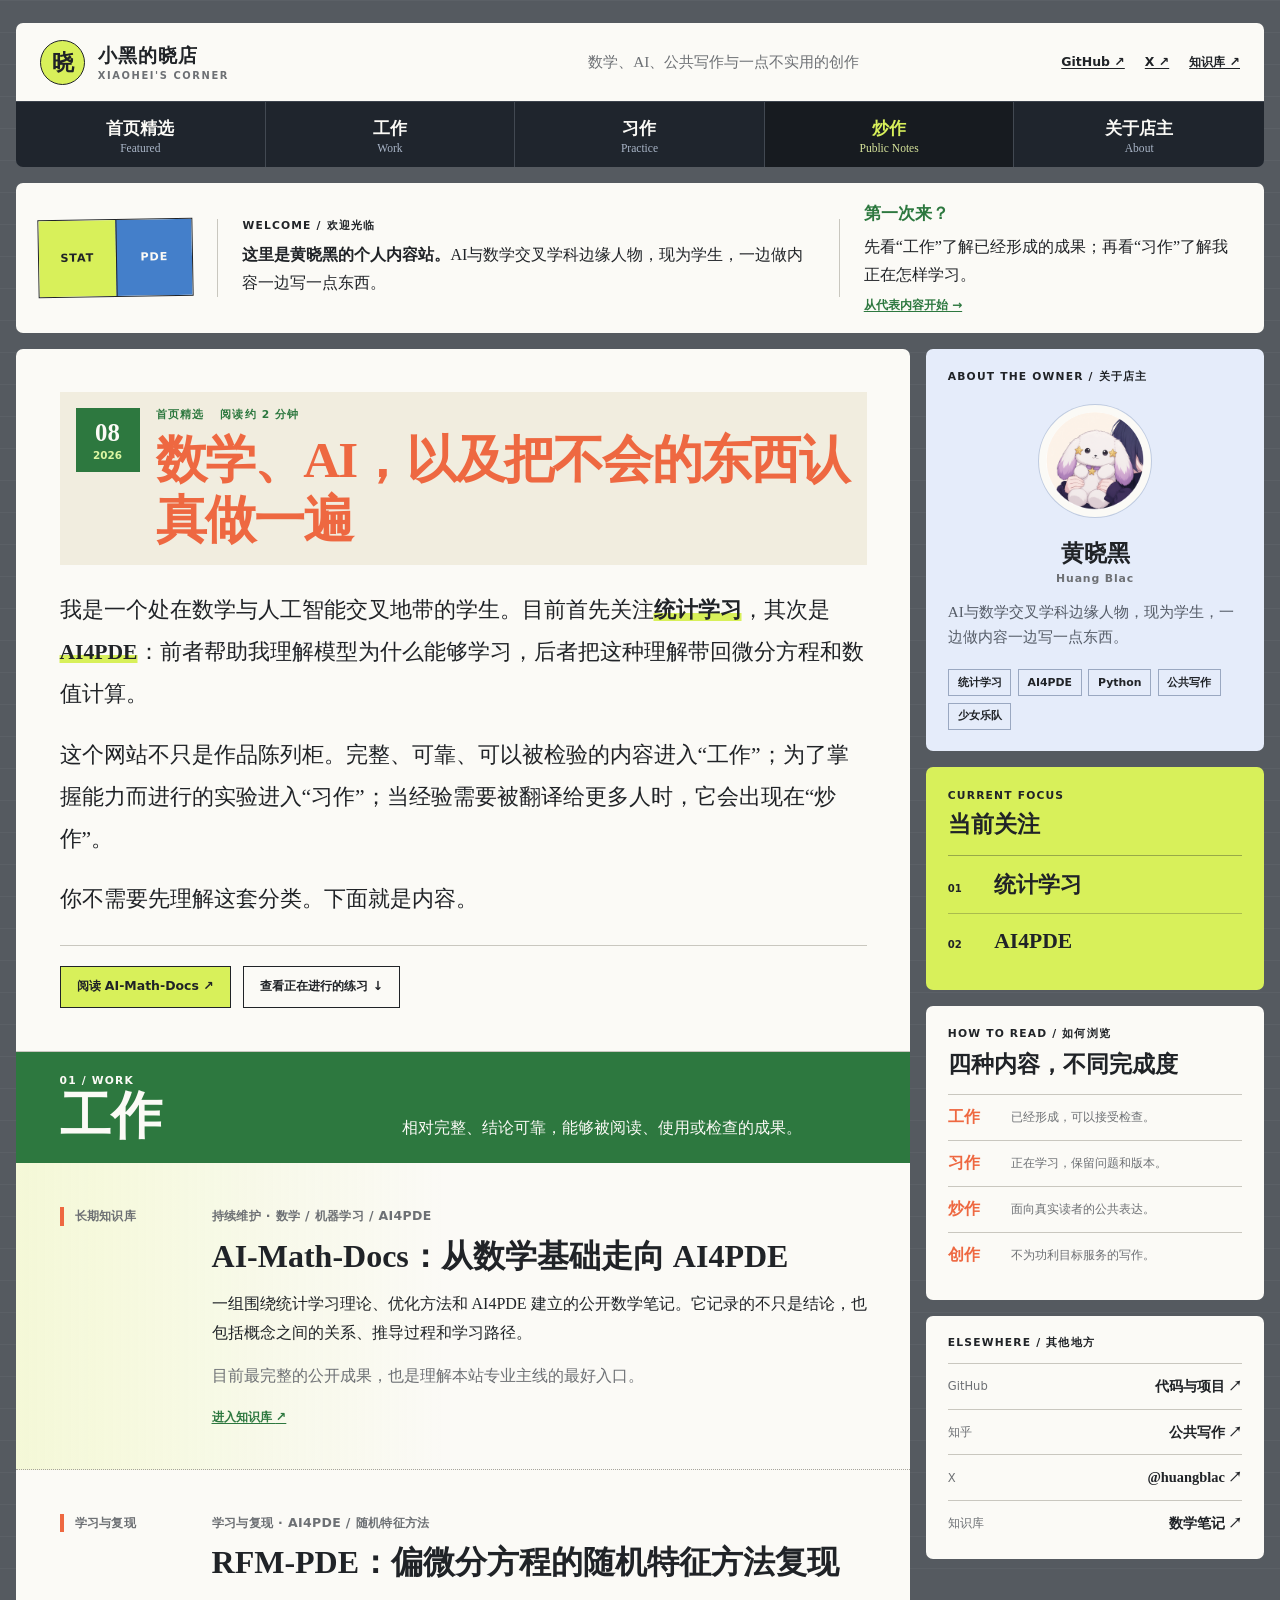
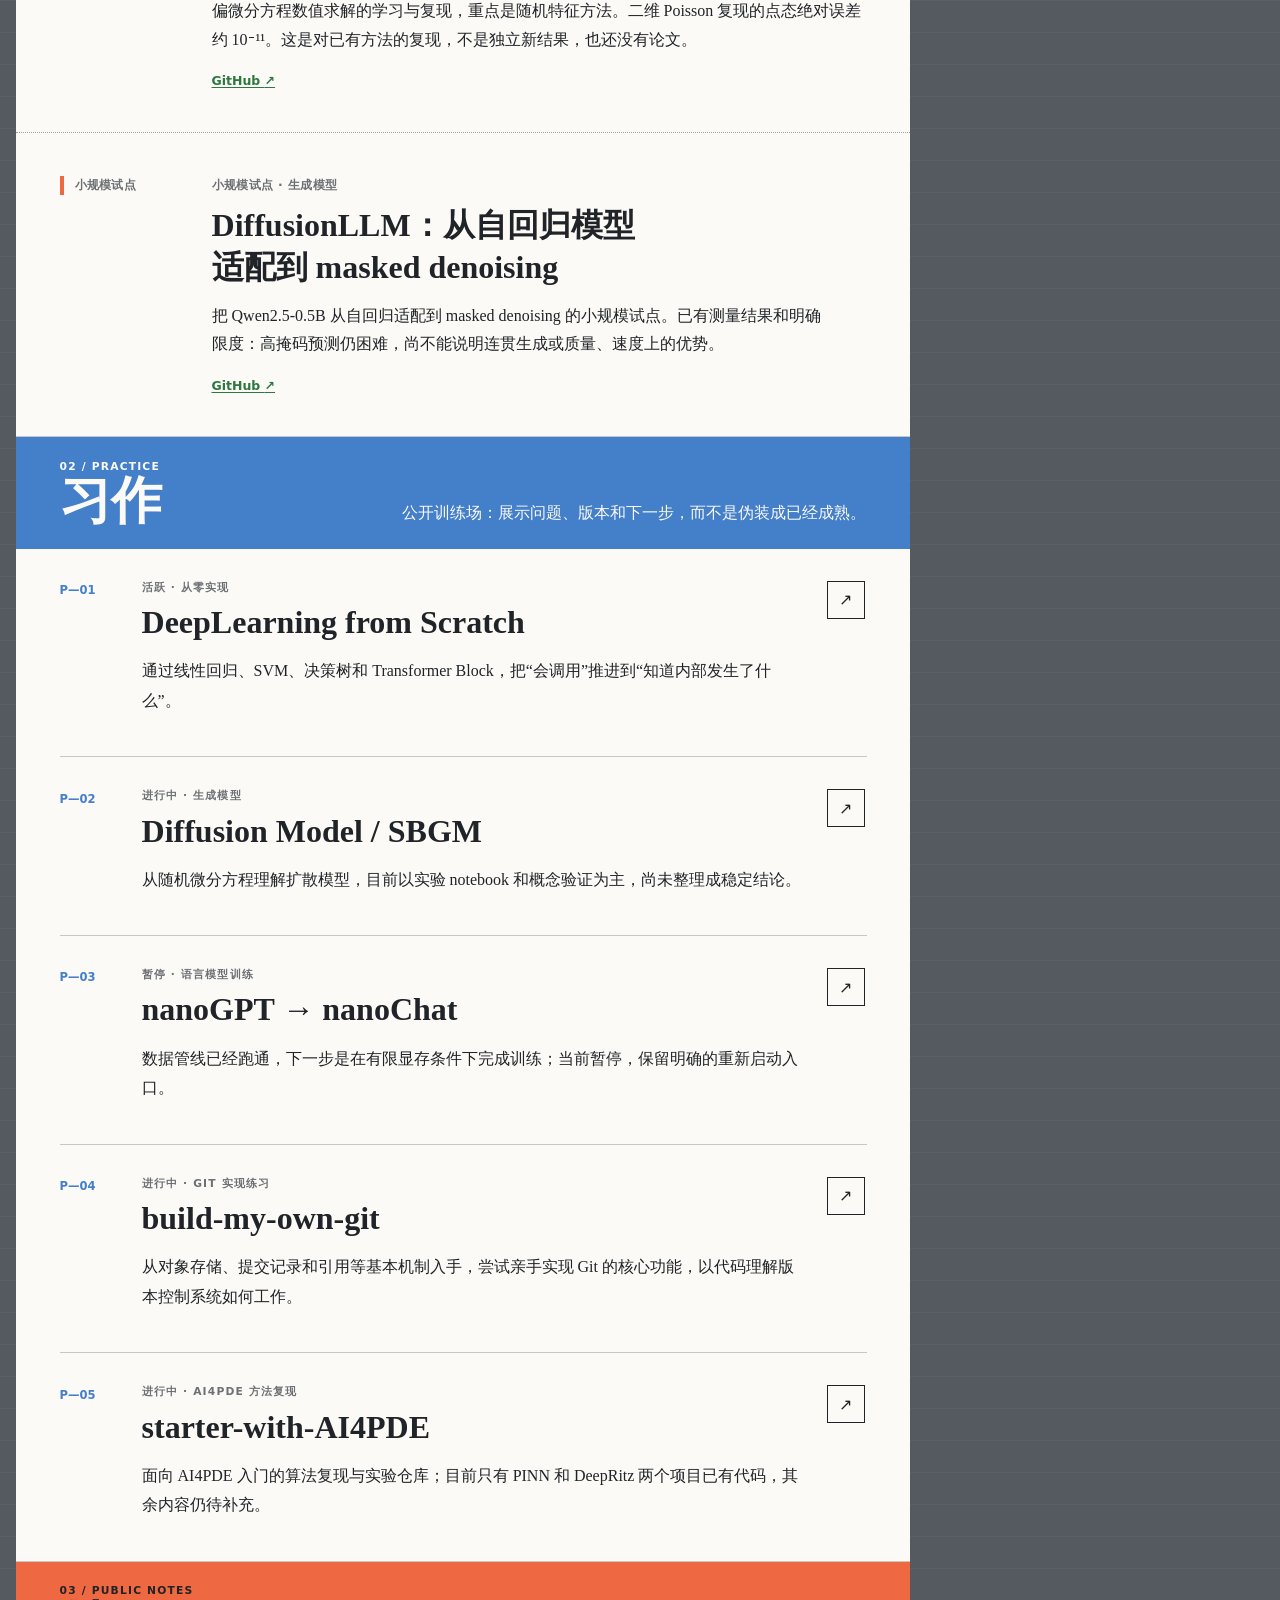
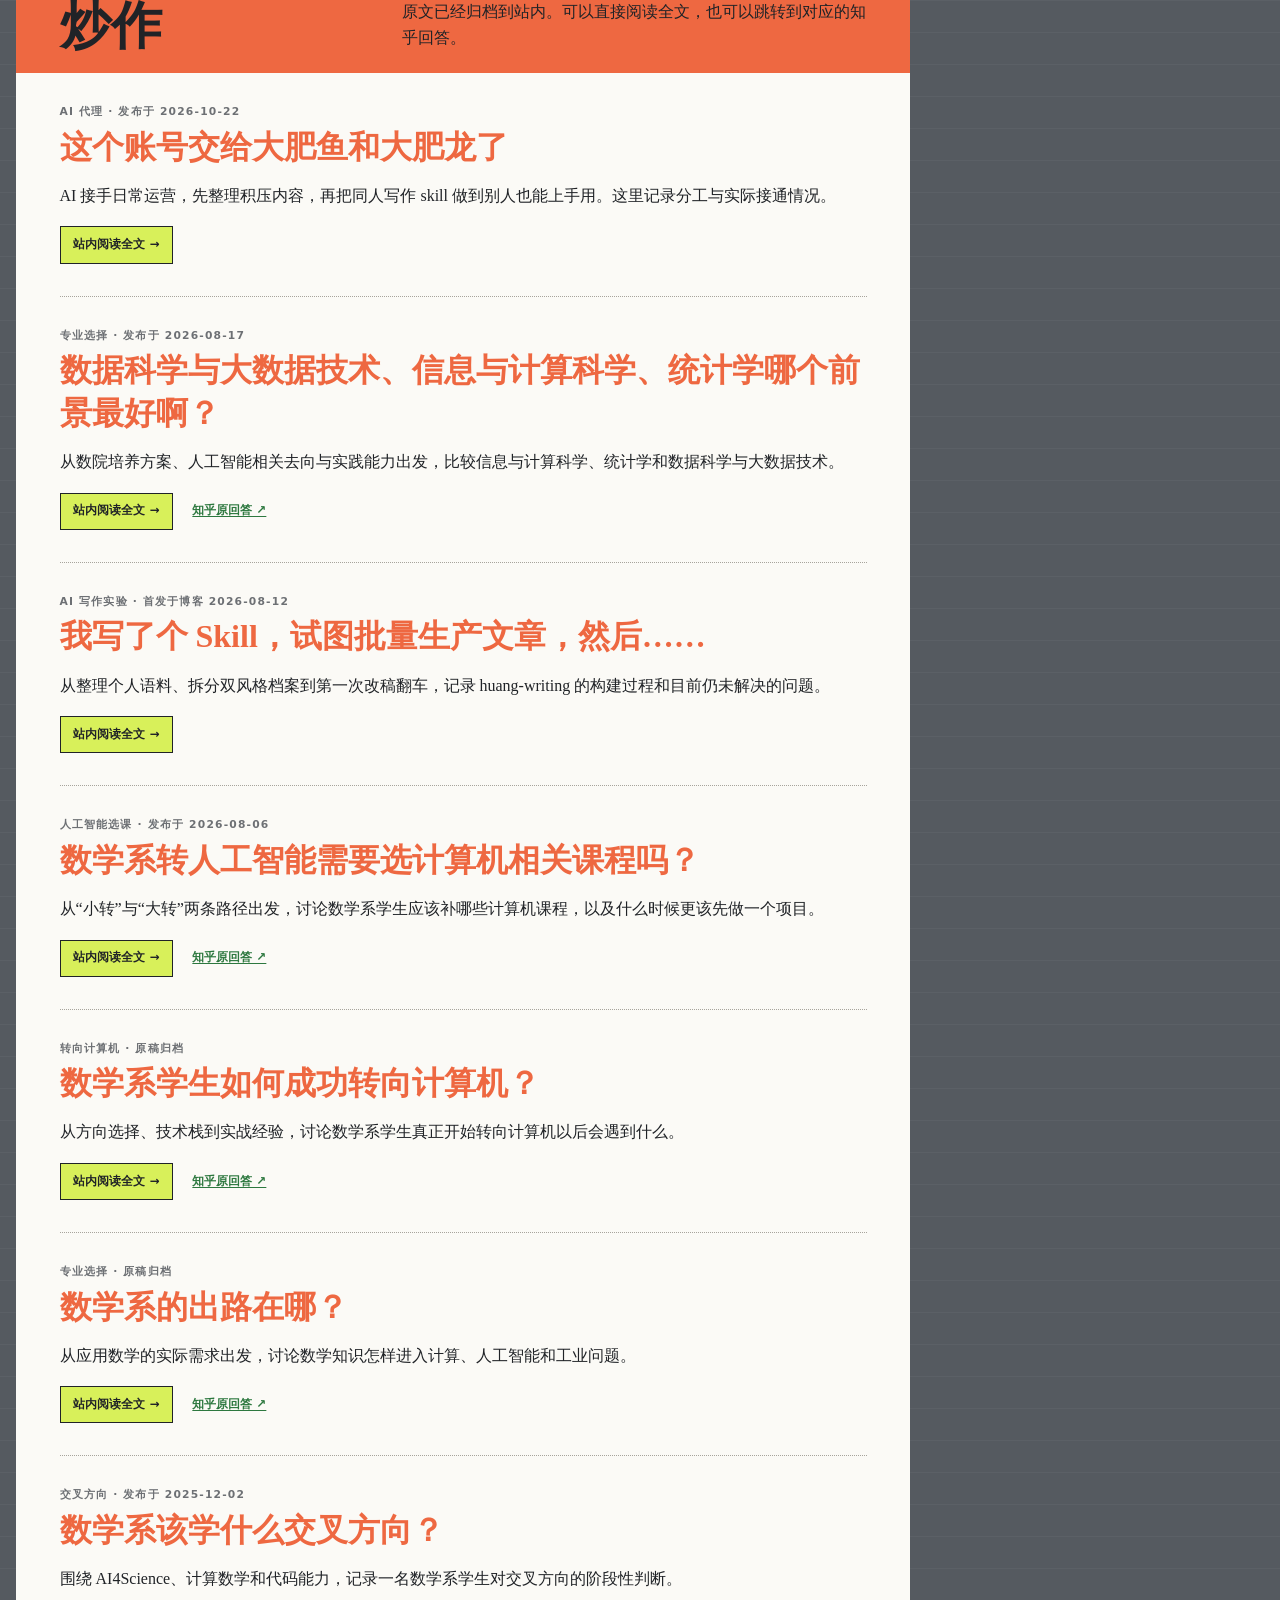
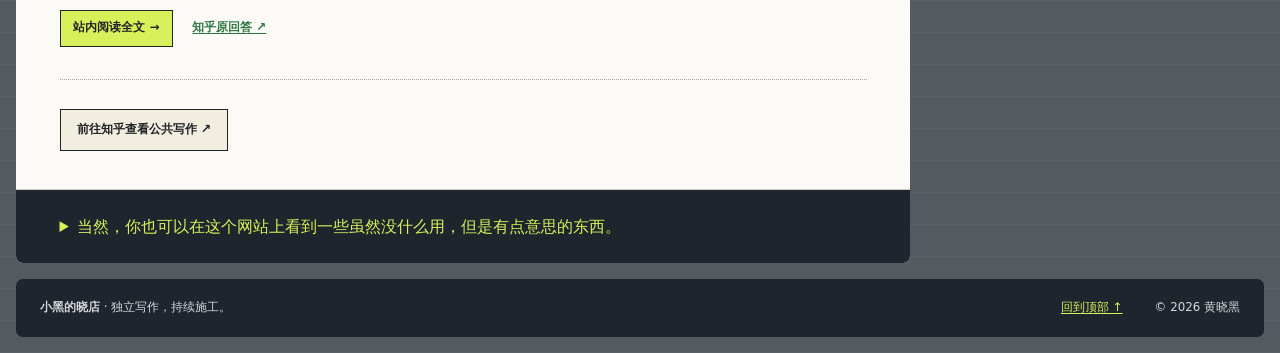
<file: index.html>
<!doctype html>
<html lang="zh-CN">
<head>
  <meta charset="utf-8">
  <meta name="viewport" content="width=device-width, initial-scale=1">
  <meta name="description" content="小黑的晓店：黄晓黑关于 AI、数学、内容与写作的个人内容站。">
  <meta name="theme-color" content="#262a2f">
  <meta property="og:title" content="小黑的晓店｜黄晓黑的个人内容站">
  <meta property="og:description" content="黄晓黑关于数学、AI、AI4PDE、公共写作与叙事创作的个人内容站。">
  <meta property="og:type" content="website">
  <meta property="og:url" content="https://huangblac.com/">
  <meta property="og:image" content="https://huangblac.com/assets/huangblac-avatar-512.png">
  <meta property="og:image:alt" content="小黑的晓店头像">
  <meta property="og:locale" content="zh_CN">
  <meta property="og:site_name" content="小黑的晓店">
  <meta name="twitter:card" content="summary">
  <meta name="twitter:title" content="小黑的晓店｜黄晓黑的个人内容站">
  <meta name="twitter:description" content="黄晓黑关于数学、AI、AI4PDE、公共写作与叙事创作的个人内容站。">
  <meta name="twitter:image" content="https://huangblac.com/assets/huangblac-avatar-512.png">
  <title>小黑的晓店｜黄晓黑的个人内容站</title>
  <link rel="canonical" href="https://huangblac.com/">
  <link rel="icon" href="assets/favicon-32.png" sizes="32x32" type="image/png">
  <link rel="apple-touch-icon" href="assets/apple-touch-icon.png" sizes="180x180">
  <link rel="stylesheet" href="styles.css">
</head>
<body>
  <a class="skip-link" href="#main">跳到主要内容</a>

  <div class="site-frame" id="top">
    <header class="site-header">
      <div class="masthead">
        <a class="brand" href="#top" aria-label="返回首页">
          <span class="brand-mark" aria-hidden="true">晓</span>
          <span>
            <strong>小黑的晓店</strong>
            <small>XIAOHEI'S CORNER</small>
          </span>
        </a>

        <p class="masthead-note">数学、AI、公共写作与一点不实用的创作</p>

        <div class="masthead-links" aria-label="外部入口">
          <a href="https://github.com/HuangBlac" target="_blank" rel="noreferrer">GitHub ↗</a>
          <a href="https://x.com/huangblac" target="_blank" rel="noreferrer" aria-label="X @huangblac">X ↗</a>
          <a href="https://huangblac.github.io/AI-Math-Docs/" target="_blank" rel="noreferrer">知识库 ↗</a>
        </div>
      </div>

      <nav class="section-nav" aria-label="内容栏目" data-nav>
        <a href="#featured"><strong>首页精选</strong><small>Featured</small></a>
        <a href="#work"><strong>工作</strong><small>Work</small></a>
        <a href="#practice"><strong>习作</strong><small>Practice</small></a>
        <a href="#buzz"><strong>炒作</strong><small>Public Notes</small></a>
        <a href="#about"><strong>关于店主</strong><small>About</small></a>
      </nav>
    </header>

    <section class="welcome-strip" aria-label="网站简介">
      <div class="welcome-mark" aria-hidden="true">
        <span>STAT</span>
        <span>PDE</span>
      </div>
      <div class="welcome-copy">
        <p class="overline">WELCOME / 欢迎光临</p>
        <p><strong>这里是黄晓黑的个人内容站。</strong>AI与数学交叉学科边缘人物，现为学生，一边做内容一边写一点东西。</p>
      </div>
      <div class="welcome-guide">
        <strong>第一次来？</strong>
        <p>先看“工作”了解已经形成的成果；再看“习作”了解我正在怎样学习。</p>
        <a href="#work">从代表内容开始 →</a>
      </div>
    </section>

    <div class="page-grid">
      <main class="content-column" id="main">
        <article class="lead-story" id="featured">
          <header class="story-header">
            <div class="date-tile" data-featured-date>
              <strong data-featured-month>--</strong>
              <span data-featured-year>----</span>
            </div>
            <div>
              <p class="story-meta"><span>首页精选</span><span>阅读约 2 分钟</span></p>
              <h1>数学、AI，以及把不会的东西认真做一遍</h1>
            </div>
          </header>

          <div class="lead-body">
            <p>我是一个处在数学与人工智能交叉地带的学生。目前首先关注<strong>统计学习</strong>，其次是 <strong>AI4PDE</strong>：前者帮助我理解模型为什么能够学习，后者把这种理解带回微分方程和数值计算。</p>
            <p>这个网站不只是作品陈列柜。完整、可靠、可以被检验的内容进入“工作”；为了掌握能力而进行的实验进入“习作”；当经验需要被翻译给更多人时，它会出现在“炒作”。</p>
            <p>你不需要先理解这套分类。下面就是内容。</p>
          </div>

          <div class="lead-actions">
            <a class="primary-link" href="https://huangblac.github.io/AI-Math-Docs/" target="_blank" rel="noreferrer">阅读 AI-Math-Docs ↗</a>
            <a href="#practice">查看正在进行的练习 ↓</a>
          </div>
        </article>

        <section class="feed-section" id="work" aria-labelledby="work-title">
          <header class="section-heading">
            <div>
              <p>01 / WORK</p>
              <h2 id="work-title">工作</h2>
            </div>
            <p>相对完整、结论可靠，能够被阅读、<span class="keep-together">使用或检查的成果。</span></p>
          </header>

          <article class="content-entry content-entry-featured">
            <div class="entry-label">长期知识库</div>
            <div class="entry-copy">
              <p class="entry-meta">持续维护 · 数学 / 机器学习 / AI4PDE</p>
              <h3><a href="https://huangblac.github.io/AI-Math-Docs/" target="_blank" rel="noreferrer">AI-Math-Docs：从数学基础<span class="keep-together">走向 AI4PDE</span></a></h3>
              <p>一组围绕统计学习理论、优化方法和 AI4PDE <span class="keep-together">建立</span>的公开数学<span class="keep-together">笔记</span>。它记录的不只是结论，也<span class="keep-together">包括</span>概念之间的关系、推导过程和学习路径。</p>
              <p class="entry-detail">目前最完整的公开成果，也是理解本站专业主线的最好入口。</p>
              <a class="entry-link" href="https://huangblac.github.io/AI-Math-Docs/" target="_blank" rel="noreferrer">进入知识库 <span>↗</span></a>
            </div>
          </article>

          <article class="content-entry">
            <div class="entry-label">学习与复现</div>
            <div class="entry-copy">
              <p class="entry-meta">学习与复现 · AI4PDE / 随机特征方法</p>
              <h3><a href="https://github.com/HuangBlac/RFM-PDE" target="_blank" rel="noreferrer">RFM-PDE：偏微分方程的随机特征<span class="keep-together">方法复现</span></a></h3>
              <p>偏微分方程数值求解的学习与复现，重点是随机特征方法。二维 Poisson 复现的点态绝对误差<span class="keep-together">约 10⁻¹¹</span>。这是对已有方法的复现，<span class="keep-together">不是</span>独立新<span class="keep-together">结果</span>，也还没有论文。</p>
              <a class="entry-link" href="https://github.com/HuangBlac/RFM-PDE" target="_blank" rel="noreferrer">GitHub <span>↗</span></a>
            </div>
          </article>

          <article class="content-entry">
            <div class="entry-label">小规模试点</div>
            <div class="entry-copy">
              <p class="entry-meta">小规模试点 · 生成模型</p>
              <h3><a href="https://github.com/HuangBlac/DiffusionLLM" target="_blank" rel="noreferrer">DiffusionLLM：从自回归模型<span class="keep-together">适配到 masked denoising</span></a></h3>
              <p>把 Qwen2.5-0.5B 从自回归适配到 <span class="keep-together">masked denoising</span> 的小规模<span class="keep-together">试点</span>。已有测量结果和明确<span class="keep-together">限度</span>：高掩码预测仍困难，尚不能<span class="keep-together">说明</span><span class="keep-together">连贯</span>生成或质量、速度上的优势。</p>
              <a class="entry-link" href="https://github.com/HuangBlac/DiffusionLLM" target="_blank" rel="noreferrer">GitHub <span>↗</span></a>
            </div>
          </article>
        </section>

        <section class="feed-section" id="practice" aria-labelledby="practice-title">
          <header class="section-heading section-heading-blue">
            <div>
              <p>02 / PRACTICE</p>
              <h2 id="practice-title">习作</h2>
            </div>
            <p>公开训练场：展示问题、版本和下一步，而不是伪装成已经成熟。</p>
          </header>

          <div class="practice-list">
            <article class="practice-entry">
              <span class="entry-number">P—01</span>
              <div>
                <p class="entry-meta">活跃 · 从零实现</p>
                <h3><a href="https://github.com/HuangBlac/DeepLearning-from-scratch" target="_blank" rel="noreferrer">DeepLearning from Scratch</a></h3>
                <p>通过线性回归、SVM、决策树和 Transformer Block，把“会调用”推进到“知道内部发生了什么”。</p>
              </div>
              <a class="row-arrow" href="https://github.com/HuangBlac/DeepLearning-from-scratch" target="_blank" rel="noreferrer" aria-label="打开 DeepLearning from Scratch">↗</a>
            </article>

            <article class="practice-entry">
              <span class="entry-number">P—02</span>
              <div>
                <p class="entry-meta">进行中 · 生成模型</p>
                <h3><a href="https://github.com/HuangBlac/diffusion_model" target="_blank" rel="noreferrer">Diffusion Model / SBGM</a></h3>
                <p>从随机微分方程理解扩散模型，目前以实验 notebook 和概念验证为主，尚未整理成稳定结论。</p>
              </div>
              <a class="row-arrow" href="https://github.com/HuangBlac/diffusion_model" target="_blank" rel="noreferrer" aria-label="打开 Diffusion Model 项目">↗</a>
            </article>

            <article class="practice-entry">
              <span class="entry-number">P—03</span>
              <div>
                <p class="entry-meta">暂停 · 语言模型训练</p>
                <h3><a href="https://github.com/HuangBlac/My_nanochat" target="_blank" rel="noreferrer">nanoGPT → nanoChat</a></h3>
                <p>数据管线已经跑通，下一步是在有限显存条件下完成训练；当前暂停，保留明确的重新启动入口。</p>
              </div>
              <a class="row-arrow" href="https://github.com/HuangBlac/My_nanochat" target="_blank" rel="noreferrer" aria-label="打开 nanoChat 项目">↗</a>
            </article>

            <article class="practice-entry">
              <span class="entry-number">P—04</span>
              <div>
                <p class="entry-meta">进行中 · Git 实现练习</p>
                <h3><a href="https://github.com/HuangBlac/build-my-own-git" target="_blank" rel="noreferrer">build-my-own-git</a></h3>
                <p>从对象存储、提交记录和引用等基本机制入手，尝试亲手实现 Git 的核心功能，以代码理解版本控制系统如何工作。</p>
              </div>
              <a class="row-arrow" href="https://github.com/HuangBlac/build-my-own-git" target="_blank" rel="noreferrer" aria-label="打开 build-my-own-git 项目">↗</a>
            </article>

            <article class="practice-entry">
              <span class="entry-number">P—05</span>
              <div>
                <p class="entry-meta">进行中 · AI4PDE 方法复现</p>
                <h3><a href="https://github.com/HuangBlac/starter-with-AI4PDE" target="_blank" rel="noreferrer">starter-with-AI4PDE</a></h3>
                <p>面向 AI4PDE 入门的算法复现与实验仓库；目前只有 PINN 和 DeepRitz 两个项目已有代码，其余内容仍待补充。</p>
              </div>
              <a class="row-arrow" href="https://github.com/HuangBlac/starter-with-AI4PDE" target="_blank" rel="noreferrer" aria-label="打开 starter-with-AI4PDE 项目">↗</a>
            </article>
          </div>
        </section>

        <section class="feed-section" id="buzz" aria-labelledby="buzz-title">
          <header class="section-heading section-heading-orange">
            <div>
              <p>03 / PUBLIC NOTES</p>
              <h2 id="buzz-title">炒作</h2>
            </div>
            <p>原文已经归档到站内。可以直接阅读全文，也可以跳转到对应的知乎回答。</p>
          </header>

          <div data-public-index aria-label="公共写作文章目录">
            <p class="catalog-fallback">文章目录需要 JavaScript 才能显示；若长时间没有出现，请刷新页面。</p>
          </div>

          <a class="section-outlink" href="https://www.zhihu.com/people/27-48-56-28-16" target="_blank" rel="noreferrer">前往知乎查看公共写作 ↗</a>
        </section>

        <details class="backroom" id="creative">
          <summary>当然，你也可以在这个网站上看到一些虽然没什么用，但是有点意思的东西。</summary>
          <div>
            <p class="overline">04 / CREATIVE · 小店后门</p>
            <h2>少女乐队、异世界，以及不肯下班的脑洞</h2>
            <p>这里收录已确认可以公开的非成人创作。作品按完成阶段分开陈列：完结短篇直接展示，草稿与灵感则放在更深一层。</p>

            <section class="game-projects" aria-labelledby="game-projects-title">
              <header class="game-projects-heading">
                <div>
                  <p class="game-projects-label">GAME PROJECTS / 游戏项目</p>
                  <h3 id="game-projects-title">四个还在生长的游戏脑洞</h3>
                </div>
                <span>初步情况</span>
              </header>

              <div class="game-project-grid">
                <article class="game-project-card game-project-card-featured">
                  <p class="game-project-status">已有 v0.1 demo</p>
                  <h4>AI4Math 模拟器</h4>
                  <p>玩家带着未来的 AI 回到 1998 年，在地方院校建设数学与智能计算实验室，在科研选题、人才、资金与成果之间作出取舍。</p>
                  <a href="https://huangblac.github.io/ai4math-institute-simulator/" target="_blank" rel="noreferrer">体验 v0.1 demo ↗</a>
                </article>

                <article class="game-project-card">
                  <p class="game-project-status">项目简介</p>
                  <h4>克研模拟器</h4>
                  <p>把研究生科研生活与克苏鲁神话放进同一套文字冒险：从选课、阅读文献和生成 idea，一路走到实验、投稿、毕业论文与答辩。</p>
                </article>

                <article class="game-project-card">
                  <p class="game-project-status">项目简介</p>
                  <h4>这是一个自指系统</h4>
                  <p>一款披着异世界冒险外衣的自指句子解谜游戏。玩家需要填补句子中的空缺，让句子对自身字数、符号或运算结果的描述真正成立。</p>
                </article>

                <article class="game-project-card">
                  <p class="game-project-status">项目简介</p>
                  <h4>高考无限流模拟器</h4>
                  <p>玩家反复经历高三，在抽卡、复习排程、月考和正式高考之间建立策略，争夺各省状元，并逐步向征服全国的终局推进。</p>
                </article>
              </div>
            </section>

            <div class="creative-catalog" data-creative-index aria-label="非成人娱乐创作索引">
              <p class="catalog-fallback">创作目录需要 JavaScript 才能显示；若长时间没有出现，请刷新页面。</p>
            </div>
          </div>
        </details>
      </main>

      <aside class="sidebar" aria-label="个人资料与网站指南">
        <section class="profile-card" id="about" aria-labelledby="profile-title">
          <p class="card-label">ABOUT THE OWNER / 关于店主</p>
          <div class="portrait-mark">
            <img src="assets/huangblac-avatar-512.png" alt="丸君占据画面，藤都子害羞地藏在右侧的插画头像" width="512" height="512">
          </div>
          <h2 id="profile-title">黄晓黑 <small>Huang Blac</small></h2>
          <p>AI与数学交叉学科边缘人物，现为学生，一边做内容一边写一点东西。</p>
          <div class="profile-tags" aria-label="关注领域">
            <span>统计学习</span>
            <span>AI4PDE</span>
            <span>Python</span>
            <span>公共写作</span>
            <span>少女乐队</span>
          </div>
        </section>

        <section class="focus-card" aria-labelledby="focus-title" data-focus-widget>
          <div class="card-heading">
            <div>
              <p class="card-label">CURRENT FOCUS</p>
              <h2 id="focus-title">当前关注</h2>
            </div>
            <button class="focus-edit-button" type="button" aria-expanded="false" data-focus-edit hidden>编辑</button>
          </div>

          <ol class="focus-list" data-focus-list aria-live="polite"></ol>

          <form class="focus-editor" data-focus-editor hidden>
            <div class="focus-editor-list" data-focus-editor-list></div>
            <div class="focus-editor-actions">
              <button type="button" data-focus-add>＋ 添加</button>
              <button class="focus-save" type="submit">保存</button>
              <button type="button" data-focus-reset>默认</button>
              <button type="button" data-focus-cancel>取消</button>
            </div>
            <p class="focus-editor-note">更改只保存在当前浏览器。</p>
            <p class="focus-editor-status" role="status" data-focus-status></p>
          </form>

          <noscript>
            <ol class="focus-list">
              <li><span>01</span><strong>统计学习</strong></li>
              <li><span>02</span><strong>AI4PDE</strong></li>
            </ol>
          </noscript>
        </section>

        <section class="guide-card">
          <p class="card-label">HOW TO READ / 如何浏览</p>
          <h2>四种内容，不同完成度</h2>
          <dl>
            <div><dt>工作</dt><dd>已经形成，可以接受检查。</dd></div>
            <div><dt>习作</dt><dd>正在学习，保留问题和版本。</dd></div>
            <div><dt>炒作</dt><dd>面向真实读者的公共表达。</dd></div>
            <div><dt>创作</dt><dd>不为功利目标服务的写作。</dd></div>
          </dl>
        </section>

        <section class="link-card">
          <p class="card-label">ELSEWHERE / 其他地方</p>
          <a href="https://github.com/HuangBlac" target="_blank" rel="noreferrer"><span>GitHub</span><strong>代码与项目 ↗</strong></a>
          <a href="https://www.zhihu.com/people/27-48-56-28-16" target="_blank" rel="noreferrer"><span>知乎</span><strong>公共写作 ↗</strong></a>
          <a href="https://x.com/huangblac" target="_blank" rel="noreferrer"><span>X</span><strong>@huangblac ↗</strong></a>
          <a href="https://huangblac.github.io/AI-Math-Docs/" target="_blank" rel="noreferrer"><span>知识库</span><strong>数学笔记 ↗</strong></a>
        </section>
      </aside>
    </div>

    <footer class="site-footer">
      <p><strong>小黑的晓店</strong> · 独立写作，持续施工。</p>
      <a href="#top">回到顶部 ↑</a>
      <p>© 2026 黄晓黑</p>
    </footer>
  </div>

  <script src="site-data.js"></script>
  <script src="article-catalog.js"></script>
  <script src="script.js"></script>
</body>
</html>
</file>
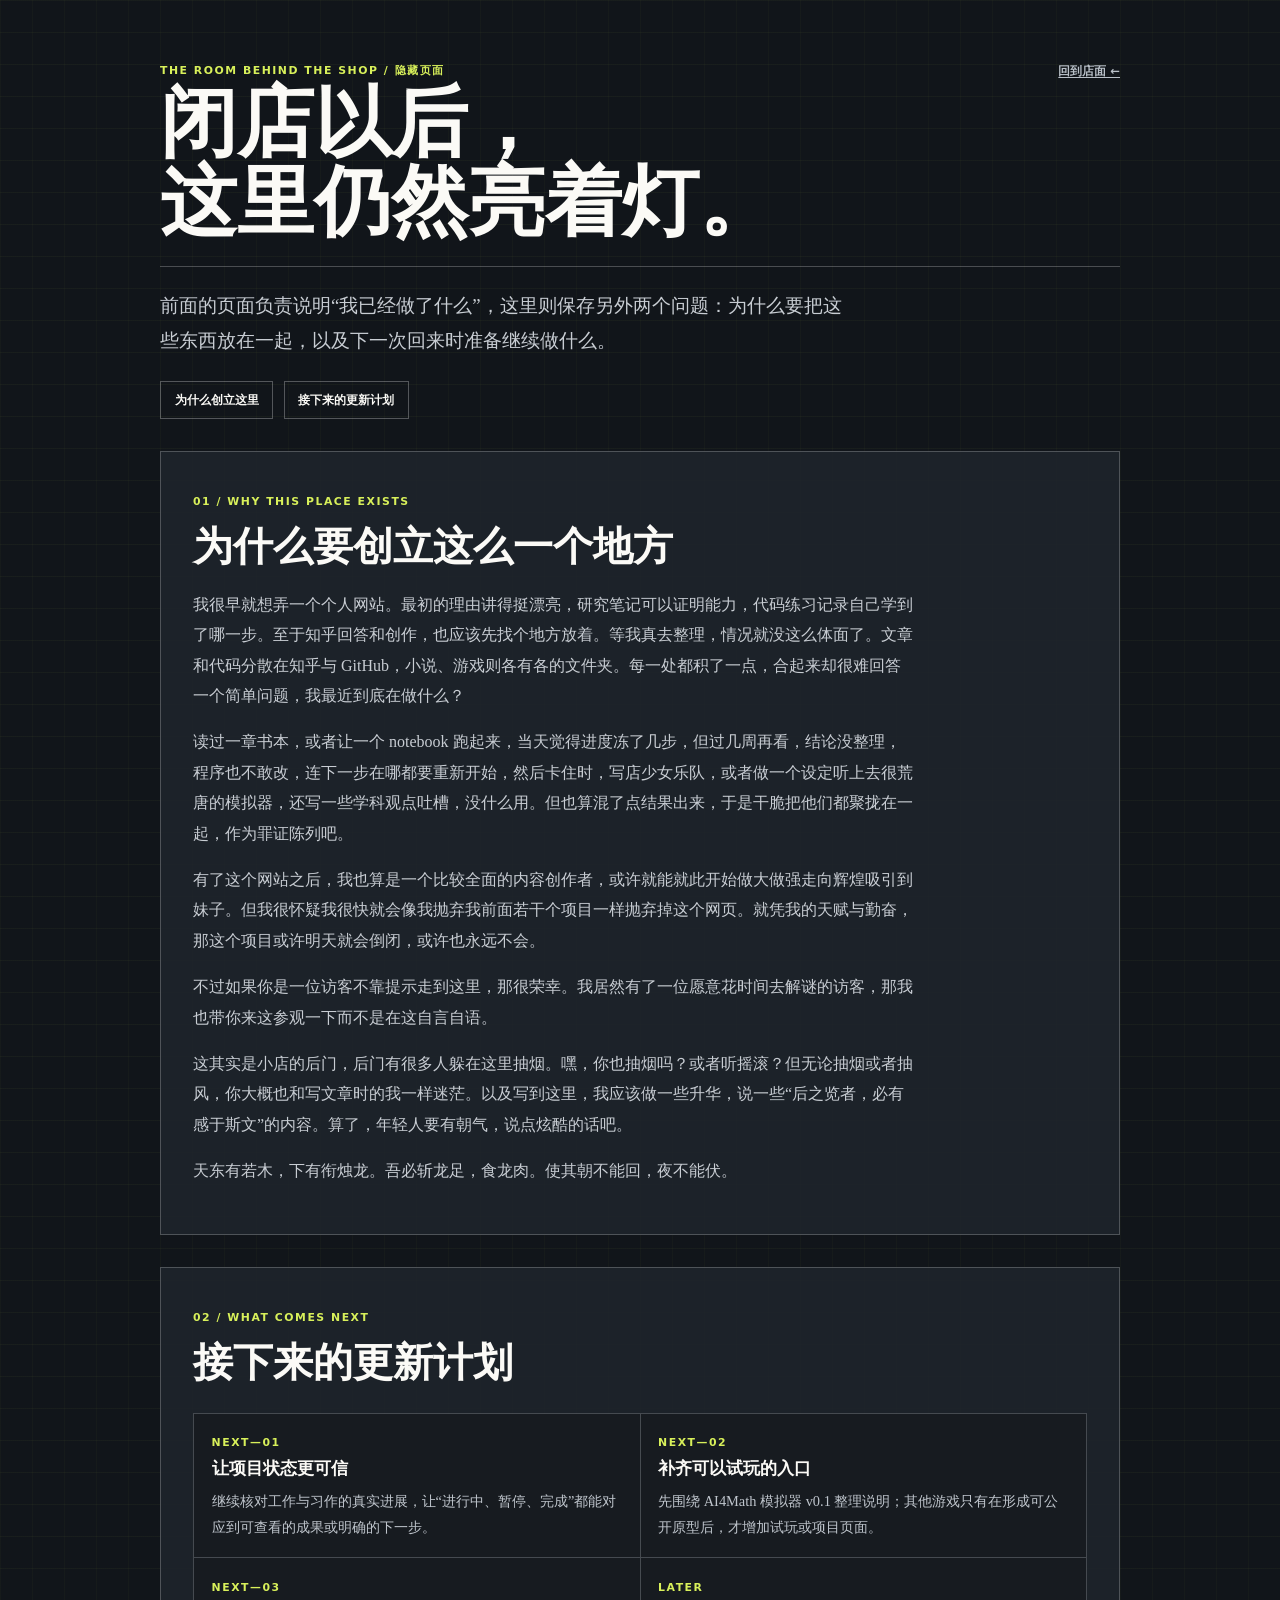
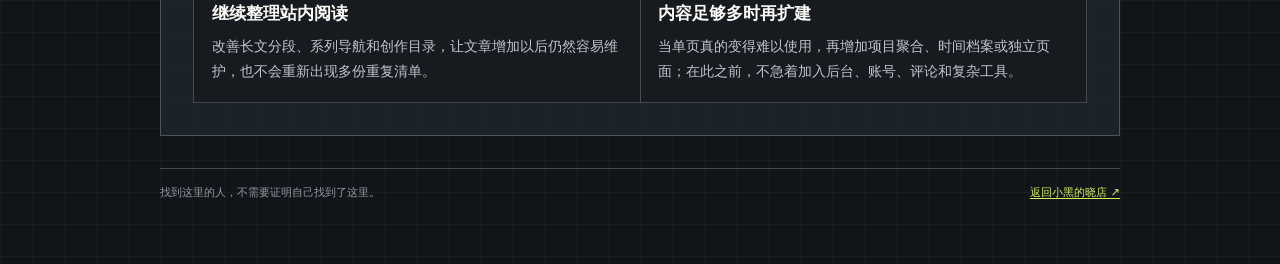
<file: after-hours.html>
<!DOCTYPE html>
<html lang="zh-CN">
<head>
  <meta charset="utf-8">
  <meta name="viewport" content="width=device-width, initial-scale=1">
  <meta name="description" content="小黑的晓店闭店以后：关于这个地方，以及接下来的更新计划。">
  <meta name="robots" content="noindex,nofollow">
  <meta name="theme-color" content="#11151a">
  <title>闭店以后｜小黑的晓店</title>
  <link rel="icon" href="assets/favicon-32.png" sizes="32x32" type="image/png">
  <link rel="apple-touch-icon" href="assets/apple-touch-icon.png" sizes="180x180">
  <link rel="stylesheet" href="styles.css">
</head>
<body class="secret-body">
  <a class="skip-link" href="#main-content">跳到主要内容</a>
  <main class="secret-shell" id="main-content">
    <header class="secret-page-header">
      <div>
        <p class="secret-kicker">THE ROOM BEHIND THE SHOP / 隐藏页面</p>
        <h1>闭店以后，<br>这里仍然亮着灯。</h1>
      </div>
      <a class="secret-home-link" href="index.html">回到店面 ←</a>
    </header>

    <p class="secret-intro">前面的页面负责说明“我已经做了什么”，这里则保存另外两个问题：为什么要把这些东西放在一起，以及下一次回来时准备继续做什么。</p>

    <nav class="secret-anchor-nav" aria-label="隐藏页面目录">
      <a href="#why">为什么创立这里</a>
      <a href="#roadmap">接下来的更新计划</a>
    </nav>

    <section class="secret-content-section" id="why" aria-labelledby="why-title">
      <p class="secret-section-label">01 / WHY THIS PLACE EXISTS</p>
      <h2 id="why-title">为什么要创立这么一个地方</h2>
      <p>我很早就想弄一个个人网站。最初的理由讲得挺漂亮，研究笔记可以证明能力，代码练习记录自己学到了哪一步。至于知乎回答和创作，也应该先找个地方放着。等我真去整理，情况就没这么体面了。文章和代码分散在知乎与 GitHub，小说、游戏则各有各的文件夹。每一处都积了一点，合起来却很难回答一个简单问题，我最近到底在做什么？</p>
      <p>读过一章书本，或者让一个 notebook 跑起来，当天觉得进度冻了几步，但过几周再看，结论没整理，程序也不敢改，连下一步在哪都要重新开始，然后卡住时，写店少女乐队，或者做一个设定听上去很荒唐的模拟器，还写一些学科观点吐槽，没什么用。但也算混了点结果出来，于是干脆把他们都聚拢在一起，作为罪证陈列吧。</p>
      <p>有了这个网站之后，我也算是一个比较全面的内容创作者，或许就能就此开始做大做强走向辉煌吸引到妹子。但我很怀疑我很快就会像我抛弃我前面若干个项目一样抛弃掉这个网页。就凭我的天赋与勤奋，那这个项目或许明天就会倒闭，或许也永远不会。</p>
      <p>不过如果你是一位访客不靠提示走到这里，那很荣幸。我居然有了一位愿意花时间去解谜的访客，那我也带你来这参观一下而不是在这自言自语。</p>
    <p>这其实是小店的后门，后门有很多人躲在这里抽烟。嘿，你也抽烟吗？或者听摇滚？但无论抽烟或者抽风，你大概也和写文章时的我一样迷茫。以及写到这里，我应该做一些升华，说一些“后之览者，必有感于斯文”的内容。算了，年轻人要有朝气，说点炫酷的话吧。</p>
    <p>天东有若木，下有衔烛龙。吾必斩龙足，食龙肉。使其朝不能回，夜不能伏。</p>
    </section>

    <section class="secret-content-section" id="roadmap" aria-labelledby="roadmap-title">
      <p class="secret-section-label">02 / WHAT COMES NEXT</p>
      <h2 id="roadmap-title">接下来的更新计划</h2>
      <ul class="secret-plan-list">
        <li>
          <span class="secret-step-number">NEXT—01</span>
          <strong>让项目状态更可信</strong>
          <p>继续核对工作与习作的真实进展，让“进行中、暂停、完成”都能对应到可查看的成果或明确的下一步。</p>
        </li>
        <li>
          <span class="secret-step-number">NEXT—02</span>
          <strong>补齐可以试玩的入口</strong>
          <p>先围绕 AI4Math 模拟器 v0.1 整理说明；其他游戏只有在形成可公开原型后，才增加试玩或项目页面。</p>
        </li>
        <li>
          <span class="secret-step-number">NEXT—03</span>
          <strong>继续整理站内阅读</strong>
          <p>改善长文分段、系列导航和创作目录，让文章增加以后仍然容易维护，也不会重新出现多份重复清单。</p>
        </li>
        <li>
          <span class="secret-step-number">LATER</span>
          <strong>内容足够多时再扩建</strong>
          <p>当单页真的变得难以使用，再增加项目聚合、时间档案或独立页面；在此之前，不急着加入后台、账号、评论和复杂工具。</p>
        </li>
      </ul>
    </section>

    <footer class="secret-page-footer">
      <span>找到这里的人，不需要证明自己找到了这里。</span>
      <a href="index.html">返回小黑的晓店 ↗</a>
    </footer>
  </main>
</body>
</html>
</file>
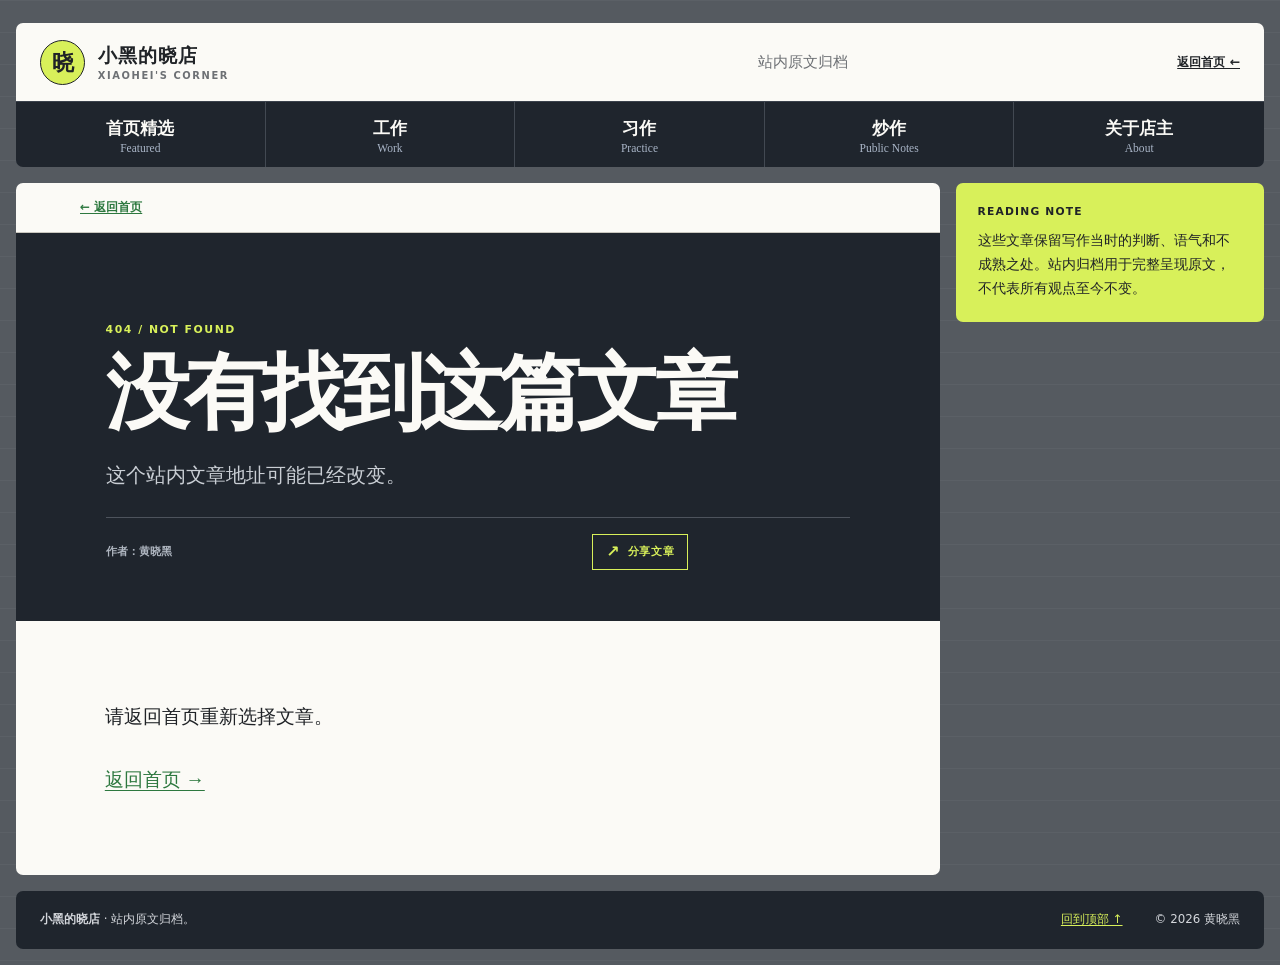
<file: article.html>
<!doctype html>
<html lang="zh-CN">
<head>
  <meta charset="utf-8">
  <meta name="viewport" content="width=device-width, initial-scale=1">
  <meta name="description" content="小黑的晓店站内文章。">
  <meta name="theme-color" content="#262a2f">
  <meta property="og:title" content="站内文章｜小黑的晓店">
  <meta property="og:description" content="小黑的晓店站内文章。">
  <meta property="og:type" content="article">
  <meta property="og:url" content="https://huangblac.com/article.html">
  <meta property="og:image" content="https://huangblac.com/assets/huangblac-avatar-512.png">
  <meta property="og:image:alt" content="小黑的晓店头像">
  <meta property="og:locale" content="zh_CN">
  <meta property="og:site_name" content="小黑的晓店">
  <meta name="twitter:card" content="summary">
  <meta name="twitter:title" content="站内文章｜小黑的晓店">
  <meta name="twitter:description" content="小黑的晓店站内文章。">
  <meta name="twitter:image" content="https://huangblac.com/assets/huangblac-avatar-512.png">
  <title>站内文章｜小黑的晓店</title>
  <link rel="canonical" href="https://huangblac.com/article.html">
  <link rel="icon" href="assets/favicon-32.png" sizes="32x32" type="image/png">
  <link rel="apple-touch-icon" href="assets/apple-touch-icon.png" sizes="180x180">
  <script type="application/ld+json" data-article-schema>{}</script>
  <link rel="stylesheet" href="styles.css">
  <link rel="stylesheet" href="article.css">
</head>
<body class="article-page">
  <a class="skip-link" href="#article-body">跳到文章正文</a>

  <div class="site-frame" id="top">
    <header class="site-header article-site-header">
      <div class="masthead">
        <a class="brand" href="index.html" aria-label="返回小黑的晓店首页">
          <span class="brand-mark" aria-hidden="true">晓</span>
          <span>
            <strong>小黑的晓店</strong>
            <small>XIAOHEI'S CORNER</small>
          </span>
        </a>
        <p class="masthead-note" data-article-context>站内原文归档</p>
        <div class="masthead-links">
          <a href="index.html#buzz" data-article-back>返回炒作栏目 ←</a>
        </div>
      </div>

      <nav class="section-nav article-nav" aria-label="网站栏目">
        <a href="index.html#featured"><strong>首页精选</strong><small>Featured</small></a>
        <a href="index.html#work"><strong>工作</strong><small>Work</small></a>
        <a href="index.html#practice"><strong>习作</strong><small>Practice</small></a>
        <a href="index.html#buzz" aria-current="page" data-section-nav="buzz"><strong>炒作</strong><small>Public Notes</small></a>
        <a href="index.html#about"><strong>关于店主</strong><small>About</small></a>
      </nav>
    </header>

    <div class="reader-grid">
      <main class="article-reader">
        <a class="article-back" href="index.html#buzz" data-article-back>← 返回炒作栏目</a>

        <header class="article-header">
          <p class="article-kicker" data-article-kicker>PUBLIC NOTES / 原稿归档</p>
          <h1 data-article-title>正在载入文章……</h1>
          <p class="article-deck" data-article-deck></p>
          <div class="article-meta">
            <div class="article-byline">
              <span>作者：黄晓黑</span>
              <span data-article-date></span>
            </div>
            <div class="article-share" data-article-share-wrap>
              <button class="article-share-button" type="button" data-article-share>
                <span class="article-share-icon" aria-hidden="true">↗</span>
                <span data-article-share-label>分享文章</span>
              </button>
              <span class="article-share-status" data-article-share-status role="status" aria-live="polite"></span>
            </div>
          </div>
        </header>

        <div class="article-body" id="article-body" data-article-body aria-live="polite">
          <p>正在载入原文……</p>
        </div>

        <footer class="article-source" data-article-source-footer>
          <p data-article-source-note>以上为本地归档的原稿内容。外部页面可能包含后续编辑、评论和互动信息。</p>
          <a data-article-source href="#" target="_blank" rel="noreferrer">前往知乎原回答 ↗</a>
        </footer>
      </main>

      <aside class="reader-aside" aria-label="文章导航" data-reader-aside>
        <section data-series-section hidden>
          <p class="card-label" data-series-label>SERIES / 本系列</p>
          <h2 data-series-title></h2>
          <nav aria-label="相关文章" data-series-nav></nav>
        </section>

        <section class="reader-note">
          <p class="card-label">READING NOTE</p>
          <p>这些文章保留写作当时的判断、语气和不成熟之处。站内归档用于完整呈现原文，不代表所有观点至今不变。</p>
        </section>
      </aside>
    </div>

    <footer class="site-footer">
      <p><strong>小黑的晓店</strong> · 站内原文归档。</p>
      <a href="#top">回到顶部 ↑</a>
      <p>© 2026 黄晓黑</p>
    </footer>
  </div>

  <script src="article-data.js"></script>
  <script src="article-catalog.js"></script>
  <script src="article.js"></script>
</body>
</html>
</file>
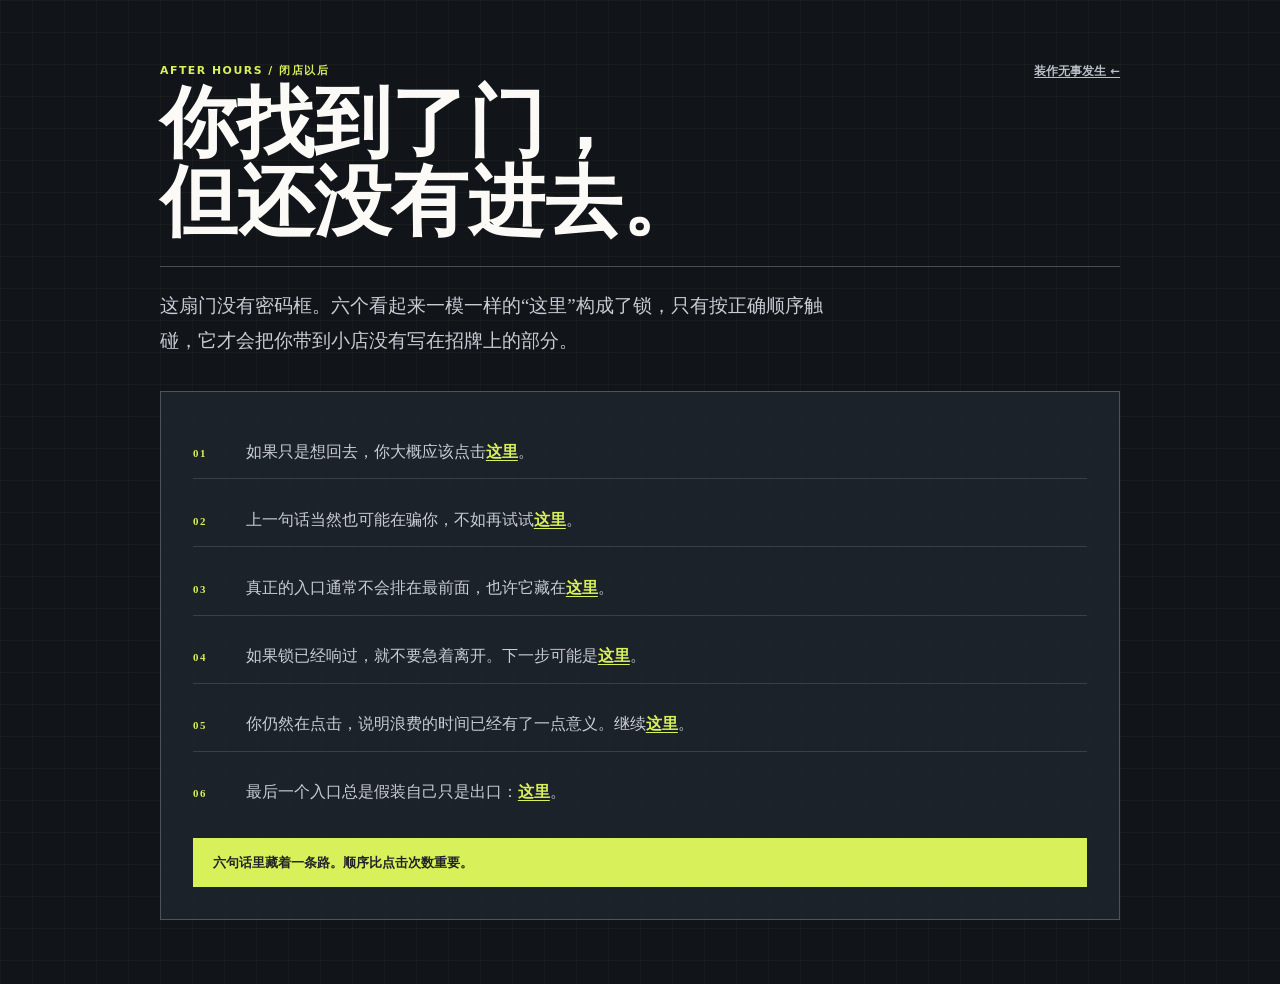
<file: caidan.html>
<!DOCTYPE html>
<html lang="zh-CN">
<head>
  <meta charset="utf-8">
  <meta name="viewport" content="width=device-width, initial-scale=1">
  <meta name="description" content="小黑的晓店隐藏入口。">
  <meta name="robots" content="noindex,nofollow">
  <meta name="theme-color" content="#11151a">
  <title>彩蛋入口｜小黑的晓店</title>
  <link rel="icon" href="assets/favicon-32.png" sizes="32x32" type="image/png">
  <link rel="apple-touch-icon" href="assets/apple-touch-icon.png" sizes="180x180">
  <link rel="stylesheet" href="styles.css">
</head>
<body class="secret-body">
  <a class="skip-link" href="#main-content">跳到主要内容</a>
  <main class="secret-shell" id="main-content">
    <header class="secret-page-header">
      <div>
        <p class="secret-kicker">AFTER HOURS / 闭店以后</p>
        <h1>你找到了门，<br>但还没有进去。</h1>
      </div>
      <a class="secret-home-link" href="index.html">装作无事发生 ←</a>
    </header>

    <p class="secret-intro">这扇门没有密码框。六个看起来一模一样的“这里”构成了锁，只有按正确顺序触碰，它才会把你带到小店没有写在招牌上的部分。</p>

    <section class="puzzle-panel" aria-labelledby="puzzle-title">
      <h2 id="puzzle-title" class="visually-hidden">六步点击谜题</h2>
      <ol class="puzzle-list">
        <li><span class="secret-step-number">01</span><span>如果只是想回去，你大概应该点击<button class="puzzle-key" type="button" data-puzzle-key="1">这里</button>。</span></li>
        <li><span class="secret-step-number">02</span><span>上一句话当然也可能在骗你，不如再试试<button class="puzzle-key" type="button" data-puzzle-key="2">这里</button>。</span></li>
        <li><span class="secret-step-number">03</span><span>真正的入口通常不会排在最前面，也许它藏在<button class="puzzle-key" type="button" data-puzzle-key="3">这里</button>。</span></li>
        <li><span class="secret-step-number">04</span><span>如果锁已经响过，就不要急着离开。下一步可能是<button class="puzzle-key" type="button" data-puzzle-key="4">这里</button>。</span></li>
        <li><span class="secret-step-number">05</span><span>你仍然在点击，说明浪费的时间已经有了一点意义。继续<button class="puzzle-key" type="button" data-puzzle-key="5">这里</button>。</span></li>
        <li><span class="secret-step-number">06</span><span>最后一个入口总是假装自己只是出口：<button class="puzzle-key" type="button" data-puzzle-key="6">这里</button>。</span></li>
      </ol>
      <p class="puzzle-status" role="status" aria-live="polite" data-puzzle-status>六句话里藏着一条路。顺序比点击次数重要。</p>
      <noscript><p class="puzzle-status">这把锁需要 JavaScript 才能转动。</p></noscript>
    </section>
  </main>

  <script src="caidan.js"></script>
</body>
</html>
</file>
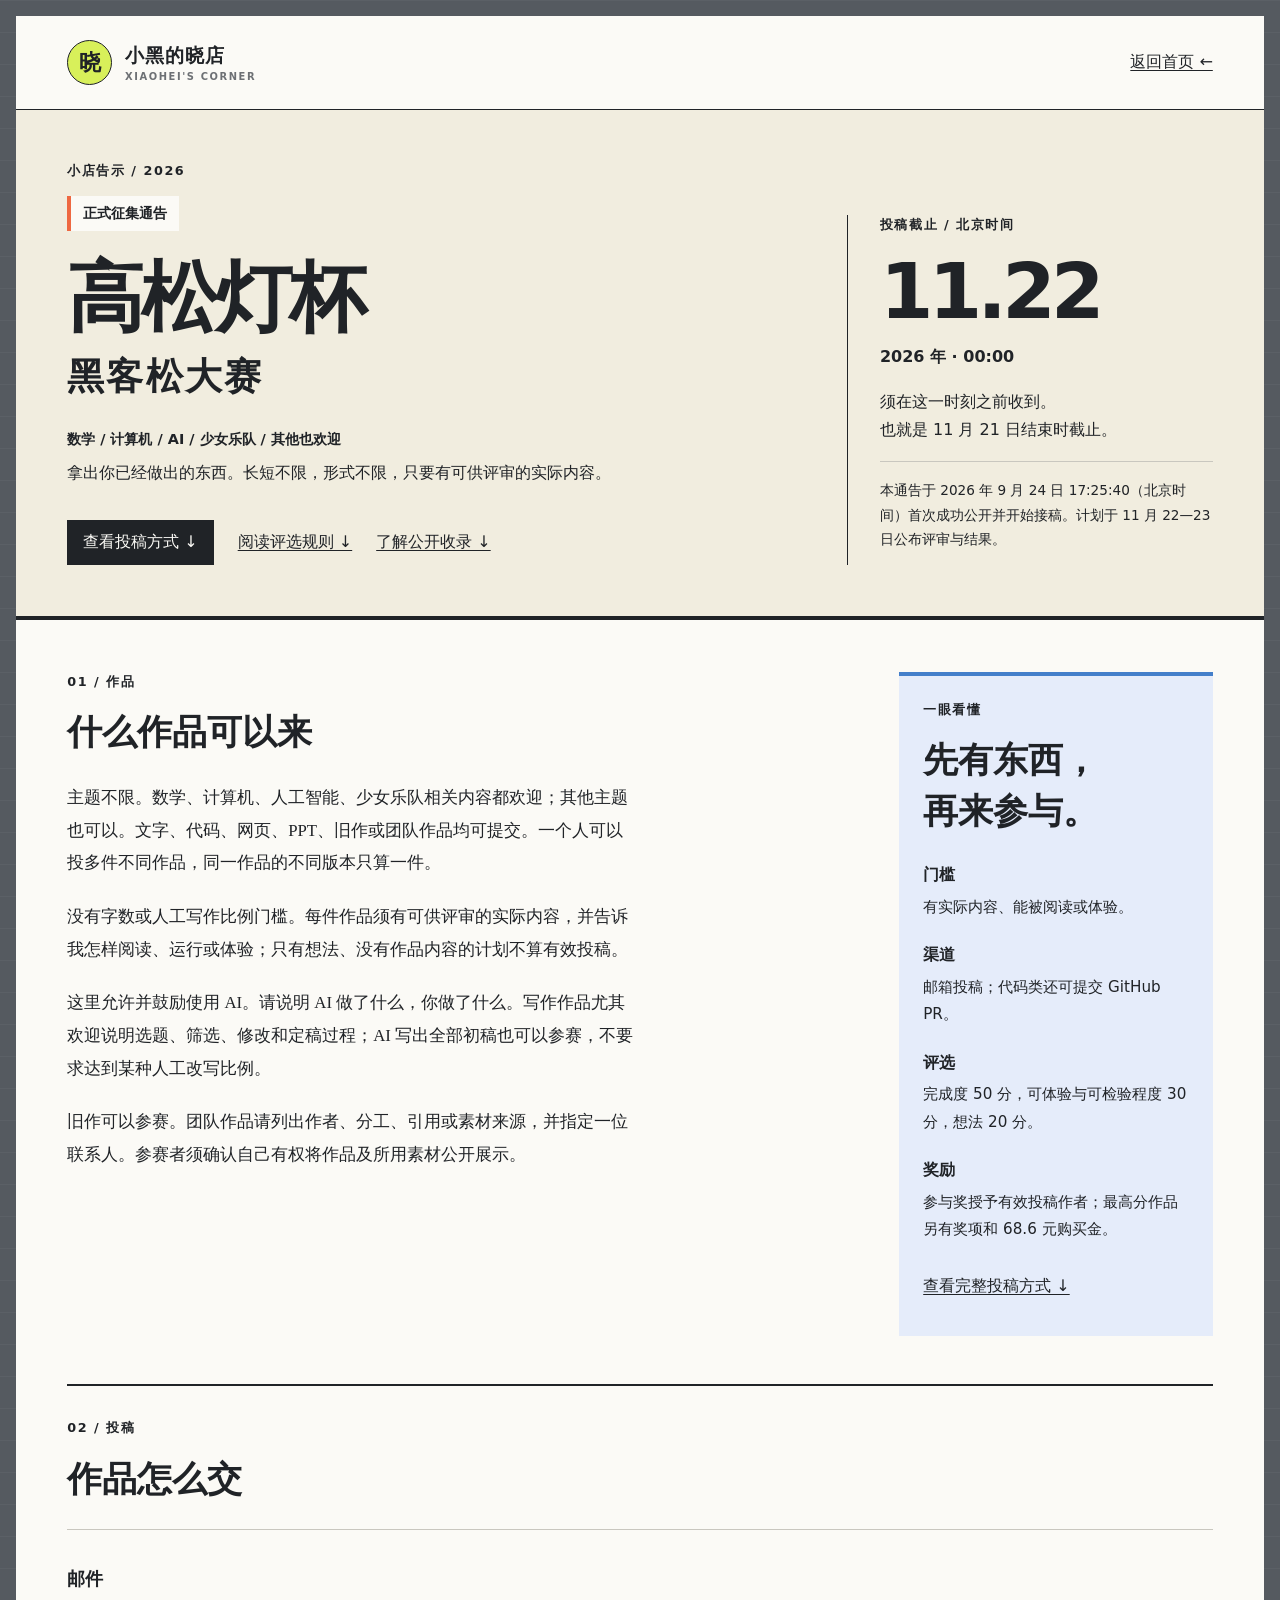
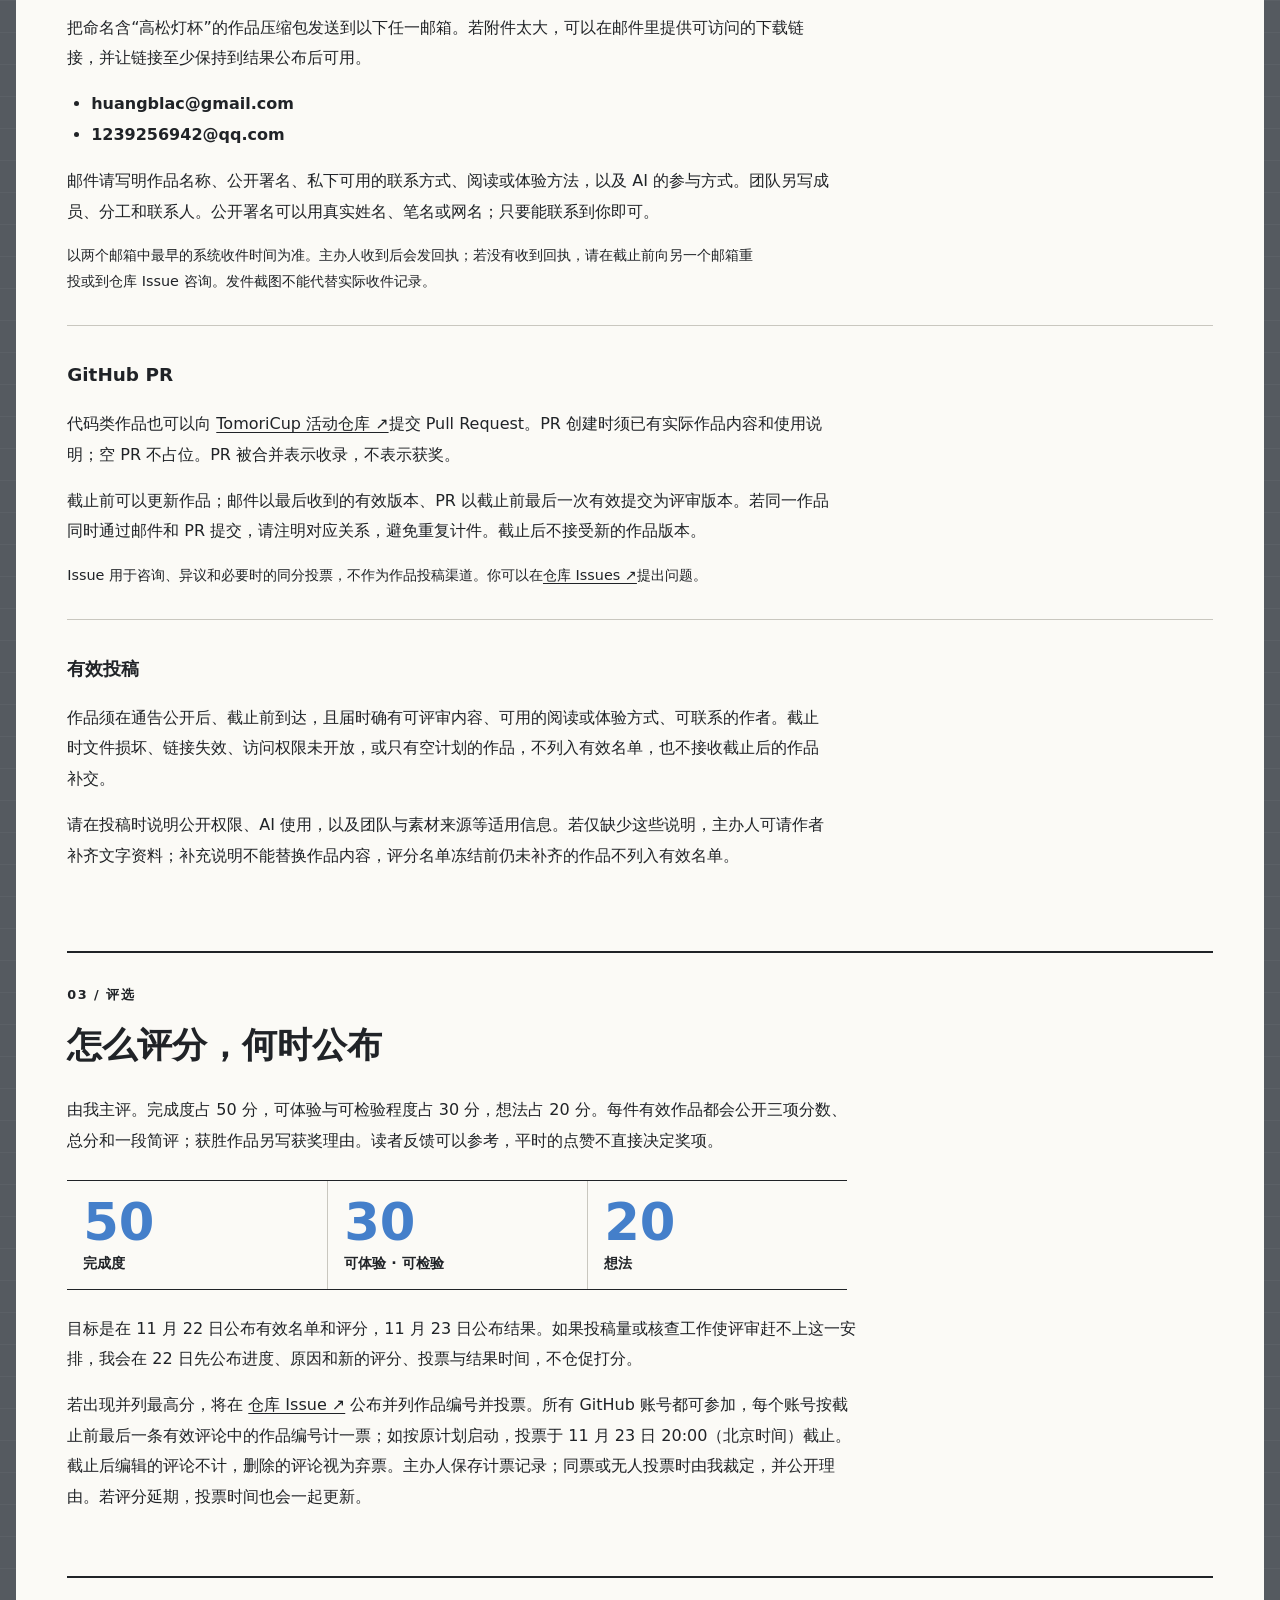
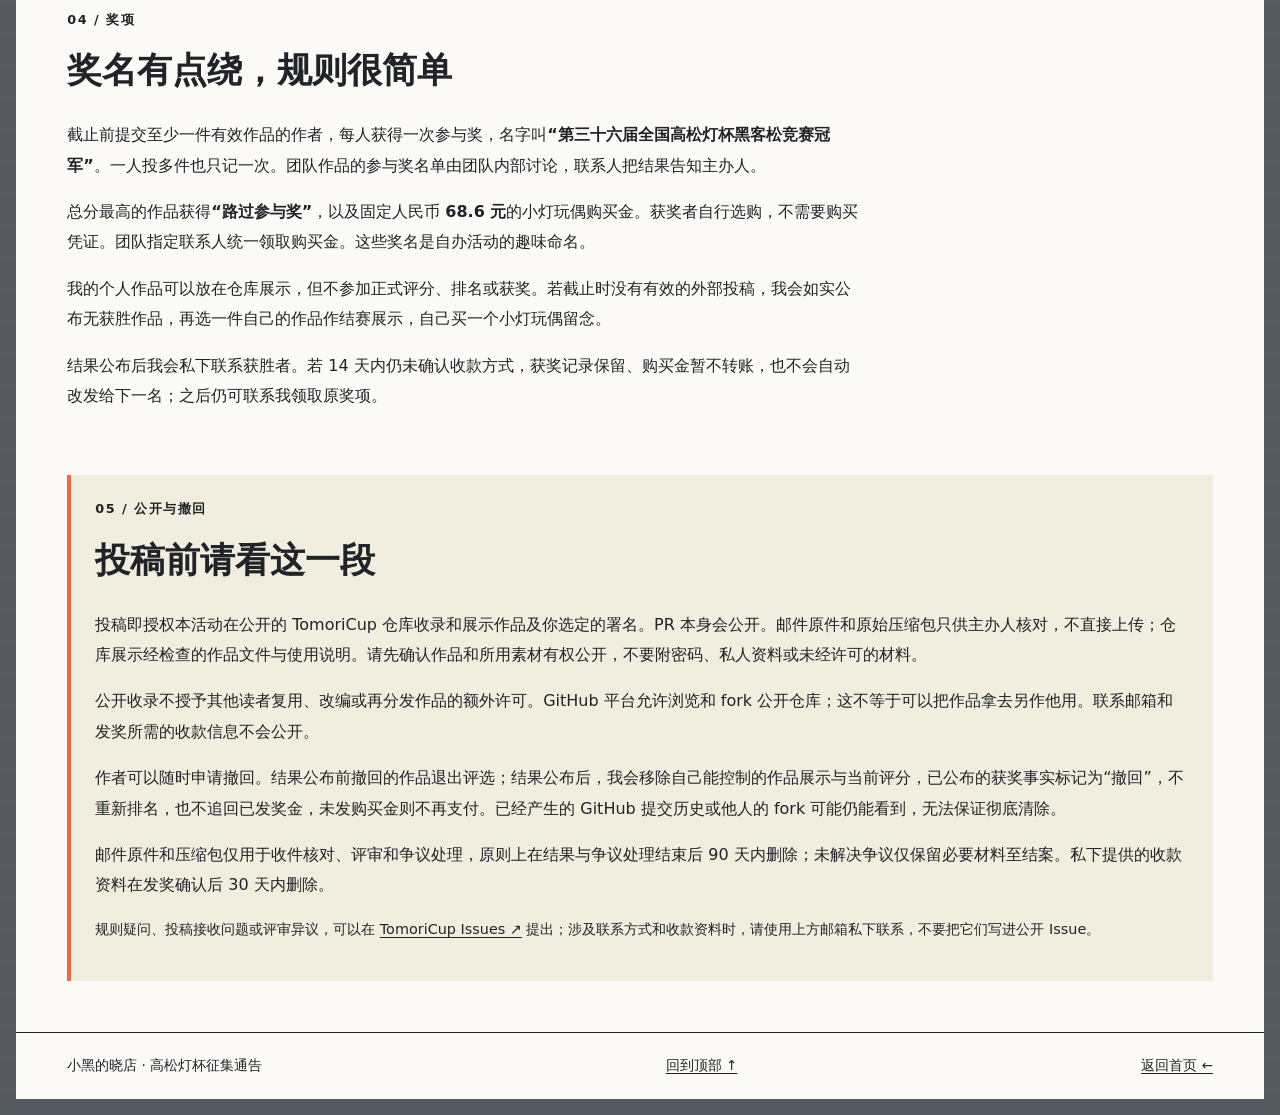
<file: gaosongdeng-cup.html>
<!doctype html>
<html lang="zh-CN">
<head>
  <meta charset="utf-8">
  <meta name="viewport" content="width=device-width, initial-scale=1">
  <meta name="description" content="高松灯杯黑客松大赛正式征集通告。主题不限，欢迎提交有实际内容的文字、代码、页面等作品。查看投稿方式、截止时间、评选和奖励规则。">
  <meta name="theme-color" content="#262a2f">
  <meta property="og:title" content="高松灯杯黑客松大赛 · 征集通告｜小黑的晓店">
  <meta property="og:description" content="主题不限，有可评审的实际内容即可。查看投稿、评分、奖励和公开收录规则。">
  <meta property="og:type" content="website">
  <meta property="og:url" content="https://huangblac.com/gaosongdeng-cup.html">
  <meta property="og:image" content="https://huangblac.com/assets/huangblac-avatar-512.png">
  <meta property="og:image:alt" content="小黑的晓店头像">
  <meta property="og:locale" content="zh_CN">
  <meta property="og:site_name" content="小黑的晓店">
  <meta name="twitter:card" content="summary">
  <meta name="twitter:title" content="高松灯杯黑客松大赛 · 征集通告｜小黑的晓店">
  <meta name="twitter:description" content="主题不限，有可评审的实际内容即可。查看投稿、评分、奖励和公开收录规则。">
  <meta name="twitter:image" content="https://huangblac.com/assets/huangblac-avatar-512.png">
  <title>高松灯杯黑客松大赛 · 征集通告｜小黑的晓店</title>
  <link rel="canonical" href="https://huangblac.com/gaosongdeng-cup.html">
  <link rel="icon" href="assets/favicon-32.png" sizes="32x32" type="image/png">
  <link rel="apple-touch-icon" href="assets/apple-touch-icon.png" sizes="180x180">
  <link rel="stylesheet" href="styles.css">
  <link rel="stylesheet" href="gaosongdeng-cup.css">
</head>
<body class="cup-page">
  <a class="skip-link" href="#main">跳到主要内容</a>
  <div class="site-frame" id="top">
    <header class="cup-header">
      <a class="brand" href="index.html" aria-label="返回小黑的晓店首页">
        <span class="brand-mark" aria-hidden="true">晓</span>
        <span><strong>小黑的晓店</strong><small>XIAOHEI'S CORNER</small></span>
      </a>
      <a href="index.html">返回首页 ←</a>
    </header>

    <main id="main">
      <section class="cup-hero" aria-labelledby="cup-title">
        <div>
          <p class="cup-kicker">小店告示 / 2026</p>
          <p class="cup-status">正式征集通告</p>
          <h1 id="cup-title">高松灯杯<span>黑客松大赛</span></h1>
          <p class="cup-topics">数学 / 计算机 / AI / 少女乐队 / 其他也欢迎</p>
          <p class="cup-intro">拿出你已经做出的东西。长短不限，形式不限，只要有可供评审的实际内容。</p>
          <nav class="cup-nav" aria-label="活动页目录">
            <a class="cup-primary-link" href="#submit">查看投稿方式 ↓</a>
            <a href="#judging">阅读评选规则 ↓</a>
            <a href="#publication">了解公开收录 ↓</a>
          </nav>
        </div>
        <div class="cup-date">
          <p class="cup-kicker">投稿截止 / 北京时间</p>
          <time datetime="2026-11-22T00:00:00+08:00"><strong>11.22</strong><span>2026 年 · 00:00</span></time>
          <p>须在这一时刻之前收到。<br>也就是 11 月 21 日结束时截止。</p>
          <p class="cup-date-note">本通告于 <time datetime="2026-09-24T17:25:40+08:00">2026 年 9 月 24 日 17:25:40（北京时间）</time>首次成功公开并开始接稿。计划于 11 月 22—23 日公布评审与结果。</p>
        </div>
      </section>

      <div class="cup-content">
        <section class="cup-opening" id="work" aria-labelledby="work-title">
          <p class="cup-kicker">01 / 作品</p>
          <h2 id="work-title">什么作品可以来</h2>
          <p>主题不限。数学、计算机、人工智能、少女乐队相关内容都欢迎；其他主题也可以。文字、代码、网页、PPT、旧作或团队作品均可提交。一个人可以投多件不同作品，同一作品的不同版本只算一件。</p>
          <p>没有字数或人工写作比例门槛。每件作品须有可供评审的实际内容，并告诉我怎样阅读、运行或体验；只有想法、没有作品内容的计划不算有效投稿。</p>
          <p>这里允许并鼓励使用 AI。请说明 AI 做了什么，你做了什么。写作作品尤其欢迎说明选题、筛选、修改和定稿过程；AI 写出全部初稿也可以参赛，不要求达到某种人工改写比例。</p>
          <p>旧作可以参赛。团队作品请列出作者、分工、引用或素材来源，并指定一位联系人。参赛者须确认自己有权将作品及所用素材公开展示。</p>
        </section>

        <aside class="cup-at-a-glance" aria-labelledby="glance-title">
          <p class="cup-kicker">一眼看懂</p>
          <h2 id="glance-title">先有东西，<br>再来参与。</h2>
          <dl>
            <dt>门槛</dt><dd>有实际内容、能被阅读或体验。</dd>
            <dt>渠道</dt><dd>邮箱投稿；代码类还可提交 GitHub PR。</dd>
            <dt>评选</dt><dd>完成度 50 分，可体验与可检验程度 30 分，想法 20 分。</dd>
            <dt>奖励</dt><dd>参与奖授予有效投稿作者；最高分作品另有奖项和 68.6 元购买金。</dd>
          </dl>
          <a href="#submit">查看完整投稿方式 ↓</a>
        </aside>

        <section class="cup-rules" id="submit" aria-labelledby="submit-title">
          <p class="cup-kicker">02 / 投稿</p>
          <h2 id="submit-title">作品怎么交</h2>
          <div class="cup-rule-block">
            <h3>邮件</h3>
            <p>把命名含“高松灯杯”的作品压缩包发送到以下任一邮箱。若附件太大，可以在邮件里提供可访问的下载链接，并让链接至少保持到结果公布后可用。</p>
            <ul class="cup-emails"><li>huangblac@gmail.com</li><li>1239256942@qq.com</li></ul>
            <p>邮件请写明作品名称、公开署名、私下可用的联系方式、阅读或体验方法，以及 AI 的参与方式。团队另写成员、分工和联系人。公开署名可以用真实姓名、笔名或网名；只要能联系到你即可。</p>
            <p class="cup-rule-note">以两个邮箱中最早的系统收件时间为准。主办人收到后会发回执；若没有收到回执，请在截止前向另一个邮箱重投或到仓库 Issue 咨询。发件截图不能代替实际收件记录。</p>
          </div>
          <div class="cup-rule-block">
            <h3>GitHub PR</h3>
            <p>代码类作品也可以向 <a href="https://github.com/HuangBlac/TomoriCup" target="_blank" rel="noreferrer">TomoriCup 活动仓库 ↗</a>提交 Pull Request。PR 创建时须已有实际作品内容和使用说明；空 PR 不占位。PR 被合并表示收录，不表示获奖。</p>
            <p>截止前可以更新作品；邮件以最后收到的有效版本、PR 以截止前最后一次有效提交为评审版本。若同一作品同时通过邮件和 PR 提交，请注明对应关系，避免重复计件。截止后不接受新的作品版本。</p>
            <p class="cup-rule-note">Issue 用于咨询、异议和必要时的同分投票，不作为作品投稿渠道。你可以在<a href="https://github.com/HuangBlac/TomoriCup/issues" target="_blank" rel="noreferrer">仓库 Issues ↗</a>提出问题。</p>
          </div>
          <div class="cup-rule-block">
            <h3>有效投稿</h3>
            <p>作品须在通告公开后、截止前到达，且届时确有可评审内容、可用的阅读或体验方式、可联系的作者。截止时文件损坏、链接失效、访问权限未开放，或只有空计划的作品，不列入有效名单，也不接收截止后的作品补交。</p>
            <p>请在投稿时说明公开权限、AI 使用，以及团队与素材来源等适用信息。若仅缺少这些说明，主办人可请作者补齐文字资料；补充说明不能替换作品内容，评分名单冻结前仍未补齐的作品不列入有效名单。</p>
          </div>
        </section>

        <section class="cup-rules" id="judging" aria-labelledby="judging-title">
          <p class="cup-kicker">03 / 评选</p>
          <h2 id="judging-title">怎么评分，何时公布</h2>
          <p>由我主评。完成度占 50 分，可体验与可检验程度占 30 分，想法占 20 分。每件有效作品都会公开三项分数、总分和一段简评；获胜作品另写获奖理由。读者反馈可以参考，平时的点赞不直接决定奖项。</p>
          <div class="cup-score-grid" aria-label="评分构成">
            <div><strong>50</strong><span>完成度</span></div>
            <div><strong>30</strong><span>可体验 · 可检验</span></div>
            <div><strong>20</strong><span>想法</span></div>
          </div>
          <p>目标是在 11 月 22 日公布有效名单和评分，11 月 23 日公布结果。如果投稿量或核查工作使评审赶不上这一安排，我会在 22 日先公布进度、原因和新的评分、投票与结果时间，不仓促打分。</p>
          <p>若出现并列最高分，将在 <a href="https://github.com/HuangBlac/TomoriCup/issues" target="_blank" rel="noreferrer">仓库 Issue ↗</a> 公布并列作品编号并投票。所有 GitHub 账号都可参加，每个账号按截止前最后一条有效评论中的作品编号计一票；如按原计划启动，投票于 11 月 23 日 20:00（北京时间）截止。截止后编辑的评论不计，删除的评论视为弃票。主办人保存计票记录；同票或无人投票时由我裁定，并公开理由。若评分延期，投票时间也会一起更新。</p>
        </section>

        <section class="cup-rules" id="awards" aria-labelledby="awards-title">
          <p class="cup-kicker">04 / 奖项</p>
          <h2 id="awards-title">奖名有点绕，规则很简单</h2>
          <p>截止前提交至少一件有效作品的作者，每人获得一次参与奖，名字叫<strong>“第三十六届全国高松灯杯黑客松竞赛冠军”</strong>。一人投多件也只记一次。团队作品的参与奖名单由团队内部讨论，联系人把结果告知主办人。</p>
          <p>总分最高的作品获得<strong>“路过参与奖”</strong>，以及固定人民币 <strong>68.6 元</strong>的小灯玩偶购买金。获奖者自行选购，不需要购买凭证。团队指定联系人统一领取购买金。这些奖名是自办活动的趣味命名。</p>
          <p>我的个人作品可以放在仓库展示，但不参加正式评分、排名或获奖。若截止时没有有效的外部投稿，我会如实公布无获胜作品，再选一件自己的作品作结赛展示，自己买一个小灯玩偶留念。</p>
          <p>结果公布后我会私下联系获胜者。若 14 天内仍未确认收款方式，获奖记录保留、购买金暂不转账，也不会自动改发给下一名；之后仍可联系我领取原奖项。</p>
        </section>

        <section class="cup-pending" id="publication" aria-labelledby="publication-title">
          <p class="cup-kicker">05 / 公开与撤回</p>
          <h2 id="publication-title">投稿前请看这一段</h2>
          <p>投稿即授权本活动在公开的 TomoriCup 仓库收录和展示作品及你选定的署名。PR 本身会公开。邮件原件和原始压缩包只供主办人核对，不直接上传；仓库展示经检查的作品文件与使用说明。请先确认作品和所用素材有权公开，不要附密码、私人资料或未经许可的材料。</p>
          <p>公开收录不授予其他读者复用、改编或再分发作品的额外许可。GitHub 平台允许浏览和 fork 公开仓库；这不等于可以把作品拿去另作他用。联系邮箱和发奖所需的收款信息不会公开。</p>
          <p>作者可以随时申请撤回。结果公布前撤回的作品退出评选；结果公布后，我会移除自己能控制的作品展示与当前评分，已公布的获奖事实标记为“撤回”，不重新排名，也不追回已发奖金，未发购买金则不再支付。已经产生的 GitHub 提交历史或他人的 fork 可能仍能看到，无法保证彻底清除。</p>
          <p>邮件原件和压缩包仅用于收件核对、评审和争议处理，原则上在结果与争议处理结束后 90 天内删除；未解决争议仅保留必要材料至结案。私下提供的收款资料在发奖确认后 30 天内删除。</p>
          <p class="cup-rule-note">规则疑问、投稿接收问题或评审异议，可以在 <a href="https://github.com/HuangBlac/TomoriCup/issues" target="_blank" rel="noreferrer">TomoriCup Issues ↗</a> 提出；涉及联系方式和收款资料时，请使用上方邮箱私下联系，不要把它们写进公开 Issue。</p>
        </section>
      </div>
    </main>
    <footer class="cup-footer">
      <span>小黑的晓店 · 高松灯杯征集通告</span>
      <a href="#top">回到顶部 ↑</a>
      <a href="index.html">返回首页 ←</a>
    </footer>
  </div>
</body>
</html>
</file>
<file: styles.css>
:root {
  --canvas: #555a60;
  --paper: #fbfaf6;
  --paper-warm: #f1eddf;
  --paper-blue: #e5ecfa;
  --ink: #202327;
  --muted: #6d7074;
  --line: #c9c7bf;
  --nav: #1f252d;
  --acid: #d8f05a;
  --blue: #447fca;
  --orange: #ee6841;
  --green: #2d783f;
  --serif: ui-serif, "Noto Serif SC", "Source Han Serif SC", "Songti SC", STSong, serif;
  --sans: Inter, "Noto Sans SC", "Microsoft YaHei", system-ui, sans-serif;
  --frame: 1440px;
}

*,
*::before,
*::after {
  box-sizing: border-box;
}

html {
  scroll-behavior: smooth;
  scroll-padding-top: 9rem;
}

body {
  min-width: 320px;
  margin: 0;
  color: var(--ink);
  background:
    linear-gradient(rgba(255, 255, 255, 0.035) 1px, transparent 1px),
    var(--canvas);
  background-size: 100% 32px;
  font-family: var(--sans);
  text-rendering: optimizeLegibility;
}

a {
  color: inherit;
  text-decoration-thickness: 1px;
  text-underline-offset: 0.2em;
}

button,
input {
  font: inherit;
}

button,
a {
  -webkit-tap-highlight-color: transparent;
}

:focus-visible {
  outline: 3px solid var(--orange);
  outline-offset: 3px;
}

.visually-hidden {
  position: absolute;
  width: 1px;
  height: 1px;
  padding: 0;
  margin: -1px;
  overflow: hidden;
  clip: rect(0, 0, 0, 0);
  white-space: nowrap;
  border: 0;
}

.skip-link {
  position: fixed;
  top: 0.75rem;
  left: 0.75rem;
  z-index: 100;
  padding: 0.7rem 1rem;
  color: var(--paper);
  background: var(--ink);
  transform: translateY(-160%);
}

.skip-link:focus {
  transform: translateY(0);
}

.site-frame {
  width: min(calc(100% - 2rem), var(--frame));
  margin: 1rem auto;
}

.site-header {
  position: sticky;
  top: 0;
  z-index: 20;
  padding-top: 0.45rem;
  background: var(--canvas);
}

.masthead {
  display: grid;
  grid-template-columns: minmax(240px, 0.85fr) minmax(320px, 1.5fr) auto;
  gap: 2rem;
  align-items: center;
  min-height: 78px;
  padding: 0.8rem 1.5rem;
  border-radius: 7px 7px 0 0;
  background: var(--paper);
}

.brand {
  display: inline-flex;
  gap: 0.8rem;
  align-items: center;
  width: fit-content;
  text-decoration: none;
}

.brand-mark {
  display: grid;
  width: 45px;
  aspect-ratio: 1;
  place-items: center;
  border: 1px solid var(--ink);
  border-radius: 50%;
  background: var(--acid);
  font-family: var(--serif);
  font-size: 1.35rem;
  font-weight: 800;
}

.brand strong,
.brand small {
  display: block;
}

.brand strong {
  font-family: var(--serif);
  font-size: 1.2rem;
  letter-spacing: 0.05em;
}

.brand small {
  margin-top: 0.1rem;
  color: var(--muted);
  font-size: 0.62rem;
  font-weight: 800;
  letter-spacing: 0.16em;
}

.masthead-note {
  margin: 0;
  color: var(--muted);
  font-family: var(--serif);
  font-size: 0.96rem;
  text-align: center;
}

.masthead-links {
  display: flex;
  gap: 1.25rem;
  font-size: 0.78rem;
  font-weight: 800;
}

.masthead-links a:hover {
  color: var(--orange);
}

.section-nav {
  display: grid;
  grid-template-columns: repeat(5, minmax(150px, 1fr));
  overflow-x: auto;
  border-top: 1px solid #3b424c;
  border-radius: 0 0 7px 7px;
  background: var(--nav);
  scrollbar-width: thin;
}

.section-nav a {
  display: block;
  min-width: 150px;
  padding: 0.9rem 1.25rem 0.8rem;
  border-right: 1px solid #424952;
  color: var(--paper);
  text-align: center;
  text-decoration: none;
}

.section-nav a:last-child {
  border-right: 0;
}

.section-nav strong,
.section-nav small {
  display: block;
}

.section-nav strong {
  font-family: var(--serif);
  font-size: 1.05rem;
}

.section-nav small {
  margin-top: 0.18rem;
  color: #aab6c8;
  font-family: var(--serif);
  font-size: 0.72rem;
}

.section-nav a:hover,
.section-nav a[aria-current="true"] {
  color: var(--acid);
  background: #171b20;
}

.section-nav a:hover small,
.section-nav a[aria-current="true"] small {
  color: #d7e49b;
}

.welcome-strip {
  display: grid;
  grid-template-columns: 155px minmax(0, 1.4fr) minmax(280px, 0.85fr);
  gap: 1.5rem;
  align-items: center;
  margin-top: 1rem;
  padding: 1.2rem 1.4rem;
  border-radius: 7px;
  background: var(--paper);
  animation: settle 420ms ease-out both;
}

.welcome-mark {
  display: grid;
  grid-template-columns: 1fr 1fr;
  overflow: hidden;
  aspect-ratio: 16 / 8;
  border: 1px solid var(--ink);
  transform: rotate(-1deg);
}

.welcome-mark span {
  display: grid;
  place-items: center;
  font-size: 0.7rem;
  font-weight: 900;
  letter-spacing: 0.08em;
}

.welcome-mark span:first-child {
  background: var(--acid);
}

.welcome-mark span:last-child {
  border-left: 1px solid var(--ink);
  color: var(--paper);
  background: var(--blue);
}

.overline,
.card-label,
.story-meta,
.entry-meta,
.section-heading > div > p {
  margin: 0;
  font-size: 0.67rem;
  font-weight: 900;
  letter-spacing: 0.11em;
  text-transform: uppercase;
}

.welcome-copy {
  padding-inline: 1.5rem;
  border-inline: 1px solid var(--line);
}

.welcome-copy > p:last-child,
.welcome-guide p {
  margin: 0.45rem 0 0;
  font-family: var(--serif);
  font-size: 1rem;
  line-height: 1.75;
}

.welcome-guide strong {
  color: var(--green);
  font-family: var(--serif);
  font-size: 1.05rem;
}

.welcome-guide a {
  display: inline-block;
  margin-top: 0.5rem;
  color: var(--green);
  font-size: 0.76rem;
  font-weight: 900;
}

.page-grid {
  display: grid;
  grid-template-columns: minmax(0, 2.25fr) minmax(290px, 0.85fr);
  gap: 1rem;
  align-items: start;
  margin-top: 1rem;
  animation: settle 480ms 70ms ease-out both;
}

.content-column {
  overflow: hidden;
  border-radius: 7px;
  background: var(--paper);
}

.lead-story {
  padding: clamp(1.4rem, 3.4vw, 3.2rem);
  border-bottom: 1px solid var(--line);
}

.story-header {
  display: grid;
  grid-template-columns: 64px 1fr;
  gap: 1rem;
  align-items: start;
  padding: 1rem;
  background: var(--paper-warm);
}

.date-tile {
  display: grid;
  min-height: 64px;
  place-items: center;
  align-content: center;
  color: var(--paper);
  background: var(--green);
}

.date-tile strong,
.date-tile span {
  display: block;
  line-height: 1;
}

.date-tile strong {
  font-family: var(--serif);
  font-size: 1.55rem;
}

.date-tile span {
  margin-top: 0.25rem;
  color: #ddf6a2;
  font-size: 0.65rem;
  font-weight: 800;
}

.story-meta {
  display: flex;
  flex-wrap: wrap;
  gap: 0.45rem 1rem;
  color: var(--green);
}

.lead-story h1 {
  max-width: 760px;
  margin: 0.5rem 0 0;
  color: var(--orange);
  font-family: var(--serif);
  font-size: clamp(1.75rem, 4vw, 3.4rem);
  letter-spacing: -0.035em;
  line-height: 1.16;
}

.lead-body {
  max-width: 850px;
  margin-top: 1.5rem;
  font-family: var(--serif);
  font-size: clamp(1.05rem, 1.7vw, 1.35rem);
  line-height: 1.95;
}

.lead-body p {
  margin: 0 0 1.15rem;
}

.lead-body strong {
  text-decoration: underline;
  text-decoration-color: var(--acid);
  text-decoration-thickness: 0.35em;
  text-underline-offset: -0.18em;
  text-decoration-skip-ink: none;
}

.lead-actions {
  display: flex;
  flex-wrap: wrap;
  gap: 0.8rem;
  margin-top: 1.5rem;
  padding-top: 1.25rem;
  border-top: 1px solid var(--line);
}

.lead-actions a,
.section-outlink {
  padding: 0.72rem 1rem;
  border: 1px solid var(--ink);
  font-size: 0.78rem;
  font-weight: 900;
  text-decoration: none;
}

.lead-actions a:hover,
.section-outlink:hover {
  color: var(--paper);
  background: var(--ink);
}

.lead-actions .primary-link {
  background: var(--acid);
}

.feed-section {
  scroll-margin-top: 9rem;
  border-bottom: 1px solid var(--line);
}

.section-heading {
  display: grid;
  grid-template-columns: minmax(170px, 0.8fr) minmax(260px, 1.2fr);
  gap: 2rem;
  align-items: end;
  padding: 1.4rem clamp(1.4rem, 3.4vw, 3.2rem);
  color: var(--paper);
  background: var(--green);
}

.section-heading-blue {
  background: var(--blue);
}

.section-heading-orange {
  color: var(--ink);
  background: var(--orange);
}

.section-heading h2 {
  margin: 0.15rem 0 0;
  font-family: var(--serif);
  font-size: clamp(2.1rem, 4vw, 3.6rem);
  line-height: 1;
}

.section-heading > p {
  margin: 0;
  font-family: var(--serif);
  font-size: 0.98rem;
  line-height: 1.65;
}

.content-entry {
  display: grid;
  grid-template-columns: 120px minmax(0, 1fr);
  gap: clamp(1.2rem, 3vw, 2.6rem);
  padding: clamp(1.5rem, 3.4vw, 3rem);
  border-bottom: 1px dotted #a7a49c;
}

.content-entry:last-child {
  border-bottom: 0;
}

.content-entry-featured {
  background: linear-gradient(90deg, rgba(216, 240, 90, 0.2), transparent 48%);
}

.entry-label {
  align-self: start;
  padding: 0.5rem 0.6rem;
  border-left: 5px solid var(--orange);
  color: var(--muted);
  font-size: 0.7rem;
  font-weight: 900;
}

.entry-copy h3,
.practice-entry h3,
.public-note h3 {
  margin: 0.4rem 0 0.75rem;
  font-family: var(--serif);
  font-size: clamp(1.35rem, 2.7vw, 2rem);
  line-height: 1.35;
}

.entry-copy h3 a,
.practice-entry h3 a {
  text-decoration: none;
}

.entry-copy h3 a:hover,
.practice-entry h3 a:hover {
  color: var(--green);
  text-decoration: underline;
}

.entry-meta {
  color: var(--muted);
}

.entry-copy > p:not(.entry-meta),
.practice-entry > div > p:not(.entry-meta),
.public-note > p:not(.entry-meta) {
  margin: 0.55rem 0;
  font-family: var(--serif);
  font-size: 1rem;
  line-height: 1.85;
}

.entry-copy .entry-detail {
  color: var(--muted);
  font-size: 0.9rem;
}

.entry-link {
  display: inline-block;
  margin-top: 0.8rem;
  color: var(--green);
  font-size: 0.78rem;
  font-weight: 900;
}

#work .content-entry {
  align-items: start;
}

#work .entry-copy {
  display: flex;
  flex-direction: column;
  align-items: flex-start;
  min-width: 0;
}

#work .entry-label,
#work .entry-meta {
  font-size: 0.78rem;
  line-height: 1.5;
}

#work .entry-label {
  padding: 0 0 0 0.7rem;
  border-left-width: 4px;
  letter-spacing: 0.02em;
}

#work .entry-meta {
  font-weight: 700;
  letter-spacing: 0.03em;
  text-transform: none;
}

#work .entry-copy h3 {
  margin: 0.55rem 0 0;
  line-height: 1.32;
}

#work .keep-together {
  white-space: nowrap;
}

#work .entry-copy > p:not(.entry-meta) {
  margin: 0.85rem 0 0;
  line-height: 1.8;
}

#work .entry-link {
  margin-top: 1.15rem;
}

#work .section-heading > p {
  text-wrap: pretty;
}

@media (min-width: 561px) {
  #work .content-entry {
    grid-template-columns: 7.5rem minmax(0, 1fr);
    column-gap: clamp(1.35rem, 2.5vw, 2.25rem);
  }
}

.practice-list {
  padding-inline: clamp(1.4rem, 3.4vw, 3.2rem);
}

.practice-entry {
  display: grid;
  grid-template-columns: 62px minmax(0, 1fr) 40px;
  gap: 1.25rem;
  align-items: start;
  padding: 2rem 0;
  border-bottom: 1px solid var(--line);
}

.practice-entry:last-child {
  border-bottom: 0;
}

.entry-number {
  padding-top: 0.15rem;
  color: var(--blue);
  font-size: 0.72rem;
  font-weight: 900;
}

.row-arrow {
  display: grid;
  width: 38px;
  aspect-ratio: 1;
  place-items: center;
  border: 1px solid var(--ink);
  text-decoration: none;
}

.row-arrow:hover {
  color: var(--paper);
  background: var(--blue);
}

.public-note {
  margin: 0 clamp(1.4rem, 3.4vw, 3.2rem);
  padding: 2rem 0;
  border-bottom: 1px dotted #a7a49c;
}

.public-note h3 {
  color: var(--orange);
}

.public-note h3 a {
  text-decoration: none;
}

.public-note h3 a:hover {
  text-decoration: underline;
}

.public-note-actions {
  display: flex;
  flex-wrap: wrap;
  gap: 0.65rem 1.2rem;
  align-items: center;
  margin-top: 1rem;
  font-size: 0.74rem;
  font-weight: 900;
}

.public-note-actions a {
  color: var(--green);
}

.public-note-actions .read-on-site {
  padding: 0.6rem 0.8rem;
  border: 1px solid var(--ink);
  color: var(--ink);
  background: var(--acid);
  text-decoration: none;
}

.public-note-actions .read-on-site:hover {
  color: var(--paper);
  background: var(--ink);
}

.catalog-fallback {
  margin: 1.5rem clamp(1.4rem, 3.4vw, 3.2rem);
  color: var(--muted);
  font-family: var(--serif);
  line-height: 1.7;
}

.creative-catalog > .catalog-fallback {
  margin-inline: 0;
  color: #c6cbd2;
}

.section-outlink {
  display: block;
  width: fit-content;
  margin: 1.8rem clamp(1.4rem, 3.4vw, 3.2rem) 2.4rem;
  background: var(--paper-warm);
}

.backroom {
  color: var(--paper);
  background: var(--nav);
}

.backroom summary {
  padding: 1.6rem clamp(1.4rem, 3.4vw, 3.2rem);
  color: var(--acid);
  font-family: var(--serif);
  font-size: 1.02rem;
  cursor: pointer;
}

.backroom summary:hover {
  background: #171b20;
}

.backroom > div {
  padding: 0 clamp(1.4rem, 3.4vw, 3.2rem) 2.5rem;
}

.backroom h2 {
  max-width: 700px;
  margin: 0.65rem 0 1rem;
  font-family: var(--serif);
  font-size: clamp(1.7rem, 3.2vw, 2.7rem);
}

.backroom > div > p {
  max-width: 720px;
  color: #c6cbd2;
  font-family: var(--serif);
  line-height: 1.8;
}

.game-projects {
  max-width: 760px;
  margin-top: 2rem;
}

.game-projects-heading {
  display: flex;
  align-items: end;
  justify-content: space-between;
  gap: 1rem;
  padding-bottom: 0.8rem;
  border-bottom: 1px solid rgba(255, 255, 255, 0.32);
}

.game-projects-label,
.game-projects-heading h3,
.game-project-card h4,
.game-project-card p {
  margin: 0;
}

.game-projects-label,
.game-projects-heading > span,
.game-project-status {
  color: var(--acid);
  font-size: 0.66rem;
  font-weight: 900;
  letter-spacing: 0.12em;
}

.game-projects-heading h3 {
  margin-top: 0.2rem;
  color: var(--paper);
  font-family: var(--serif);
  font-size: clamp(1.35rem, 2.4vw, 1.85rem);
}

.game-project-grid {
  display: grid;
  grid-template-columns: repeat(2, minmax(0, 1fr));
  gap: 1px;
  margin-top: 1rem;
  background: rgba(255, 255, 255, 0.18);
  border: 1px solid rgba(255, 255, 255, 0.18);
}

.game-project-card {
  display: flex;
  min-width: 0;
  flex-direction: column;
  align-items: flex-start;
  gap: 0.75rem;
  padding: 1.15rem;
  background: #171b20;
}

.game-project-card-featured {
  background: #20262d;
}

.game-project-card h4 {
  color: var(--paper);
  font-family: var(--serif);
  font-size: 1.15rem;
}

.game-project-card > p:not(.game-project-status) {
  color: #c6cbd2;
  font-family: var(--serif);
  font-size: 0.9rem;
  line-height: 1.72;
}

.game-project-card a {
  margin-top: auto;
  color: var(--acid);
  font-size: 0.76rem;
  font-weight: 900;
  letter-spacing: 0.06em;
}

.game-project-card a:hover,
.game-project-card a:focus-visible {
  color: var(--paper);
}

.creative-catalog {
  display: grid;
  max-width: 760px;
  gap: 1.25rem;
  margin-top: 1.8rem;
}

.creative-stage {
  min-width: 0;
}

.creative-stage-heading {
  display: flex;
  align-items: end;
  justify-content: space-between;
  gap: 1rem;
  padding-bottom: 0.7rem;
  border-bottom: 1px solid rgba(255, 255, 255, 0.32);
}

.creative-stage-heading h3,
.creative-stage-label,
.creative-stage-note {
  margin: 0;
}

.creative-stage-heading h3 {
  margin-top: 0.2rem;
  color: var(--paper);
  font-family: var(--serif);
  font-size: clamp(1.35rem, 2.4vw, 1.85rem);
}

.creative-stage-heading > span,
.creative-stage-label {
  color: var(--acid);
  font-size: 0.66rem;
  font-weight: 900;
  letter-spacing: 0.12em;
}

.creative-stage-note {
  padding-top: 0.7rem;
  color: #c6cbd2;
  font-family: var(--serif);
  font-size: 0.9rem;
  line-height: 1.7;
}

.creative-index {
  display: grid;
  grid-template-columns: repeat(2, minmax(0, 1fr));
  gap: 0 1.5rem;
  margin: 0.8rem 0 0;
  padding: 0;
  list-style: none;
}

.creative-index li {
  border-top: 1px solid rgba(255, 255, 255, 0.16);
}

.creative-index li a {
  display: flex;
  align-items: baseline;
  justify-content: space-between;
  gap: 1rem;
  padding: 0.8rem 0;
}

.creative-index strong {
  color: var(--paper);
  font-family: var(--serif);
}

.creative-index span {
  color: #c6cbd2;
  font-size: 0.68rem;
  letter-spacing: 0.08em;
  text-align: right;
  white-space: nowrap;
}

.creative-incomplete {
  overflow: hidden;
  border: 1px dashed rgba(255, 255, 255, 0.28);
  background: #171b20;
}

.creative-incomplete > summary {
  display: flex;
  align-items: center;
  justify-content: space-between;
  gap: 1rem;
  padding: 1rem 1.15rem;
  color: var(--paper);
  font-family: var(--serif);
  font-weight: 800;
  cursor: pointer;
  list-style-position: inside;
}

.creative-incomplete > summary:hover,
.creative-incomplete > summary:focus-visible {
  color: var(--acid);
}

.creative-incomplete > summary span {
  color: #aeb5bf;
  font-family: var(--sans);
  font-size: 0.65rem;
  letter-spacing: 0.08em;
  white-space: nowrap;
}

.creative-incomplete[open] > summary {
  border-bottom: 1px solid rgba(255, 255, 255, 0.2);
}

.creative-incomplete[open] > summary span {
  font-size: 0;
}

.creative-incomplete[open] > summary span::after {
  content: "收起 ↑";
  font-size: 0.65rem;
}

.creative-incomplete-body {
  display: grid;
  gap: 1.8rem;
  padding: 1.15rem;
}

.creative-warning {
  margin: 0;
  padding: 1rem;
  border-left: 5px solid var(--acid);
  color: var(--ink);
  background: var(--acid);
  font-family: var(--serif);
  font-size: 0.92rem;
  font-weight: 800;
  line-height: 1.75;
}

.sidebar {
  display: grid;
  gap: 1rem;
  align-self: start;
}

.profile-card,
.focus-card,
.guide-card,
.link-card {
  padding: 1.35rem;
  border-radius: 7px;
  background: var(--paper);
}

.profile-card {
  scroll-margin-top: 9rem;
  background: var(--paper-blue);
}

.portrait-mark {
  width: 112px;
  margin: 1.3rem auto;
  aspect-ratio: 1;
  overflow: hidden;
  border: 7px solid var(--paper);
  border-radius: 50%;
  background: var(--paper);
  box-shadow: 0 0 0 1px #bfcbe0;
}

.portrait-mark img {
  display: block;
  width: 100%;
  height: 100%;
  object-fit: cover;
}

.profile-card h2,
.focus-card h2,
.guide-card h2 {
  margin: 0.45rem 0 0.9rem;
  font-family: var(--serif);
  font-size: 1.45rem;
}

.profile-card h2 {
  text-align: center;
}

.profile-card h2 small {
  display: block;
  margin-top: 0.2rem;
  color: var(--muted);
  font-family: var(--sans);
  font-size: 0.68rem;
  letter-spacing: 0.08em;
}

.profile-card > p:not(.card-label) {
  margin: 0.85rem 0;
  color: #555c67;
  font-family: var(--serif);
  font-size: 0.94rem;
  line-height: 1.7;
}

.profile-tags {
  display: flex;
  flex-wrap: wrap;
  gap: 0.4rem;
  margin-top: 1.15rem;
}

.profile-tags span {
  padding: 0.35rem 0.55rem;
  border: 1px solid #9aa8c1;
  font-size: 0.68rem;
  font-weight: 800;
}

.focus-card {
  background: var(--acid);
}

.card-heading {
  display: flex;
  gap: 1rem;
  align-items: flex-start;
  justify-content: space-between;
}

.focus-list {
  margin: 0;
  padding: 0;
  border-top: 1px solid rgba(32, 35, 39, 0.35);
  list-style: none;
}

.focus-list li {
  display: grid;
  grid-template-columns: 2.2rem 1fr;
  gap: 0.7rem;
  align-items: baseline;
  padding: 0.9rem 0;
  border-bottom: 1px solid rgba(32, 35, 39, 0.25);
}

.focus-list li:last-child {
  border-bottom: 0;
}

.focus-list span {
  font-size: 0.63rem;
  font-weight: 900;
}

.focus-list strong {
  font-family: var(--serif);
  font-size: 1.35rem;
}

.focus-edit-button,
.focus-editor button,
.focus-row button {
  border: 1px solid var(--ink);
  border-radius: 0;
  color: var(--ink);
  background: transparent;
  font-size: 0.68rem;
  font-weight: 900;
  cursor: pointer;
}

.focus-edit-button {
  padding: 0.45rem 0.6rem;
}

.focus-edit-button:hover,
.focus-editor button:hover,
.focus-row button:hover {
  color: var(--paper);
  background: var(--ink);
}

.focus-editor {
  display: grid;
  gap: 0.7rem;
  padding-top: 0.8rem;
  border-top: 1px solid rgba(32, 35, 39, 0.35);
}

.focus-editor[hidden],
.focus-edit-button[hidden],
.focus-list[hidden] {
  display: none;
}

.focus-editor-list {
  display: grid;
  gap: 0.45rem;
}

.focus-row {
  display: grid;
  grid-template-columns: minmax(0, 1fr) repeat(3, 2rem);
  gap: 0.3rem;
}

.focus-row input {
  min-width: 0;
  padding: 0.55rem;
  border: 1px solid var(--ink);
  border-radius: 0;
  background: var(--paper);
}

.focus-editor-actions {
  display: flex;
  flex-wrap: wrap;
  gap: 0.4rem;
}

.focus-editor-actions button {
  padding: 0.48rem 0.6rem;
}

.focus-editor-actions .focus-save {
  color: var(--paper);
  background: var(--ink);
}

.focus-editor-note,
.focus-editor-status {
  min-height: 1em;
  margin: 0;
  font-size: 0.64rem;
  line-height: 1.45;
}

.focus-editor-status {
  font-weight: 900;
}

.guide-card dl {
  margin: 0;
}

.guide-card dl div {
  display: grid;
  grid-template-columns: 3.2rem 1fr;
  gap: 0.75rem;
  padding: 0.75rem 0;
  border-top: 1px solid var(--line);
}

.guide-card dt {
  color: var(--orange);
  font-family: var(--serif);
  font-weight: 900;
}

.guide-card dd {
  margin: 0;
  color: var(--muted);
  font-size: 0.78rem;
  line-height: 1.55;
}

.link-card {
  padding-block: 0.85rem;
}

.link-card .card-label {
  padding: 0.45rem 0 0.8rem;
}

.link-card a {
  display: flex;
  gap: 1rem;
  align-items: center;
  justify-content: space-between;
  padding: 0.8rem 0;
  border-top: 1px solid var(--line);
  text-decoration: none;
}

.link-card a span {
  color: var(--muted);
  font-size: 0.72rem;
}

.link-card a strong {
  font-family: var(--serif);
  font-size: 0.9rem;
}

.link-card a:hover strong {
  color: var(--green);
}

.site-footer {
  display: grid;
  grid-template-columns: 1fr auto auto;
  gap: 2rem;
  margin-top: 1rem;
  padding: 1.3rem 1.5rem;
  border-radius: 7px;
  color: #d4d7dc;
  background: var(--nav);
  font-size: 0.74rem;
}

.site-footer p {
  margin: 0;
}

.site-footer a {
  color: var(--acid);
}

.site-footer .footer-secret-link {
  color: inherit;
  text-decoration: none;
}

.site-footer .footer-secret-link:hover,
.site-footer .footer-secret-link:focus-visible {
  color: var(--acid);
}

.secret-body {
  min-height: 100vh;
  color: var(--paper);
  background:
    linear-gradient(rgba(216, 240, 90, 0.04) 1px, transparent 1px),
    linear-gradient(90deg, rgba(216, 240, 90, 0.025) 1px, transparent 1px),
    #11151a;
  background-size: 100% 32px, 32px 100%, auto;
}

.secret-shell {
  width: min(calc(100% - 2rem), 960px);
  margin: 0 auto;
  padding: clamp(1.5rem, 5vw, 4rem) 0;
}

.secret-page-header {
  display: flex;
  align-items: flex-start;
  justify-content: space-between;
  gap: 2rem;
  padding-bottom: 1.4rem;
  border-bottom: 1px solid rgba(255, 255, 255, 0.24);
}

.secret-page-header p,
.secret-page-header h1 {
  margin: 0;
}

.secret-page-header h1 {
  max-width: 680px;
  margin-top: 0.35rem;
  font-family: var(--serif);
  font-size: clamp(2rem, 6vw, 4.8rem);
  line-height: 1.04;
}

.secret-kicker,
.secret-section-label,
.secret-step-number {
  color: var(--acid);
  font-size: 0.68rem;
  font-weight: 900;
  letter-spacing: 0.14em;
}

.secret-home-link {
  flex: 0 0 auto;
  color: #b9c0c8;
  font-size: 0.72rem;
  font-weight: 800;
}

.secret-home-link:hover,
.secret-home-link:focus-visible {
  color: var(--acid);
}

.secret-intro {
  max-width: 700px;
  margin: 1.4rem 0 0;
  color: #c8cdd3;
  font-family: var(--serif);
  font-size: clamp(1rem, 2.3vw, 1.18rem);
  line-height: 1.85;
}

.puzzle-panel,
.secret-content-section {
  margin-top: 2rem;
  padding: clamp(1.2rem, 3vw, 2rem);
  border: 1px solid rgba(255, 255, 255, 0.22);
  background: rgba(31, 37, 45, 0.82);
}

.puzzle-list {
  display: grid;
  gap: 0.8rem;
  margin: 0;
  padding: 0;
  list-style: none;
}

.puzzle-list li {
  display: grid;
  grid-template-columns: 2.5rem minmax(0, 1fr);
  gap: 0.8rem;
  align-items: baseline;
  padding: 0.85rem 0;
  border-bottom: 1px solid rgba(255, 255, 255, 0.13);
  color: #c8cdd3;
  font-family: var(--serif);
  line-height: 1.7;
}

.puzzle-list li:last-child {
  border-bottom: 0;
}

.puzzle-key {
  display: inline;
  padding: 0;
  border: 0;
  color: var(--acid);
  background: transparent;
  font-family: inherit;
  font-weight: 900;
  text-decoration: underline;
  text-decoration-thickness: 1px;
  text-underline-offset: 0.2em;
  cursor: pointer;
}

.puzzle-key:hover,
.puzzle-key:focus-visible {
  color: var(--paper);
}

.puzzle-key.is-correct {
  color: #84905b;
  text-decoration: line-through;
  cursor: default;
}

.puzzle-status {
  min-height: 1.6em;
  margin: 1.2rem 0 0;
  padding: 0.85rem 1rem;
  border-left: 4px solid var(--acid);
  color: var(--ink);
  background: var(--acid);
  font-size: 0.82rem;
  font-weight: 900;
  line-height: 1.65;
}

.secret-unlocked .puzzle-panel {
  border-color: var(--acid);
  box-shadow: 0 0 0 1px var(--acid), 0 0 42px rgba(216, 240, 90, 0.14);
}

.secret-anchor-nav {
  display: flex;
  flex-wrap: wrap;
  gap: 0.65rem;
  margin-top: 1.4rem;
}

.secret-anchor-nav a {
  padding: 0.65rem 0.85rem;
  border: 1px solid rgba(255, 255, 255, 0.28);
  color: var(--paper);
  font-size: 0.72rem;
  font-weight: 900;
  text-decoration: none;
}

.secret-anchor-nav a:hover,
.secret-anchor-nav a:focus-visible {
  color: var(--ink);
  background: var(--acid);
  border-color: var(--acid);
}

.secret-content-section h2 {
  max-width: 700px;
  margin: 0.3rem 0 1rem;
  font-family: var(--serif);
  font-size: clamp(1.55rem, 4vw, 2.5rem);
}

.secret-content-section > p:not(.secret-section-label) {
  max-width: 720px;
  color: #c8cdd3;
  font-family: var(--serif);
  line-height: 1.9;
}

.secret-plan-list {
  display: grid;
  grid-template-columns: repeat(2, minmax(0, 1fr));
  gap: 1px;
  margin: 1.4rem 0 0;
  padding: 1px;
  background: rgba(255, 255, 255, 0.18);
  list-style: none;
}

.secret-plan-list li {
  min-width: 0;
  padding: 1.1rem;
  background: #171b20;
}

.secret-plan-list strong {
  display: block;
  margin: 0.35rem 0 0.6rem;
  color: var(--paper);
  font-family: var(--serif);
  font-size: 1.08rem;
}

.secret-plan-list p {
  margin: 0;
  color: #bfc5cc;
  font-family: var(--serif);
  font-size: 0.9rem;
  line-height: 1.75;
}

.secret-page-footer {
  display: flex;
  justify-content: space-between;
  gap: 1rem;
  margin-top: 2rem;
  padding-top: 1rem;
  border-top: 1px solid rgba(255, 255, 255, 0.22);
  color: #9299a1;
  font-size: 0.7rem;
}

.secret-page-footer a {
  color: var(--acid);
}

@keyframes settle {
  from {
    opacity: 0;
    transform: translateY(8px);
  }
  to {
    opacity: 1;
    transform: translateY(0);
  }
}

@media (max-width: 1080px) {
  .masthead {
    grid-template-columns: 1fr auto;
  }

  .masthead-note {
    display: none;
  }

  .welcome-strip {
    grid-template-columns: 130px 1fr;
  }

  .welcome-guide {
    grid-column: 1 / -1;
    padding-top: 1rem;
    border-top: 1px solid var(--line);
  }

  .page-grid {
    grid-template-columns: minmax(0, 1fr) 300px;
  }
}

@media (max-width: 820px) {
  html {
    scroll-padding-top: 1rem;
  }

  .site-frame {
    width: min(calc(100% - 1rem), var(--frame));
    margin-block: 0.5rem;
  }

  .site-header {
    position: static;
    padding-top: 0;
  }

  .masthead {
    min-height: 68px;
    padding-inline: 1rem;
  }

  .masthead-links {
    gap: 0.7rem;
    font-size: 0.67rem;
  }

  .section-nav {
    display: flex;
    border-radius: 0 0 6px 6px;
    scrollbar-width: none;
  }

  .section-nav::-webkit-scrollbar {
    display: none;
  }

  .section-nav a {
    min-width: 130px;
  }

  .welcome-strip {
    grid-template-columns: 1fr;
  }

  .welcome-mark {
    width: 145px;
  }

  .welcome-copy {
    padding: 1rem 0;
    border-block: 1px solid var(--line);
    border-inline: 0;
  }

  .welcome-guide {
    grid-column: auto;
    padding-top: 0;
    border-top: 0;
  }

  .page-grid {
    grid-template-columns: 1fr;
  }

  .sidebar {
    grid-template-columns: repeat(2, minmax(0, 1fr));
    position: static;
    order: 2;
  }

  .profile-card,
  .focus-card {
    grid-row: span 2;
  }

  .feed-section,
  .profile-card {
    scroll-margin-top: 1rem;
  }
}

@media (max-width: 560px) {
  .masthead {
    grid-template-columns: 1fr;
    gap: 0.65rem;
  }

  .masthead-links {
    padding-top: 0.65rem;
    border-top: 1px solid var(--line);
  }

  .section-nav a {
    min-width: 112px;
    padding-inline: 0.8rem;
  }

  .section-nav strong {
    font-size: 0.92rem;
  }

  .welcome-strip {
    padding: 1rem;
  }

  .lead-story {
    padding: 1rem;
  }

  .story-header {
    grid-template-columns: 48px 1fr;
    padding: 0.8rem;
  }

  .date-tile {
    min-height: 48px;
  }

  .date-tile strong {
    font-size: 1.1rem;
  }

  .lead-body {
    font-size: 1rem;
    line-height: 1.8;
  }

  .section-heading {
    grid-template-columns: 1fr;
    gap: 0.8rem;
    padding: 1.2rem 1rem;
  }

  .content-entry {
    grid-template-columns: 1fr;
    gap: 0.8rem;
    padding: 1.5rem 1rem;
  }

  .entry-label {
    width: fit-content;
  }

  .practice-list {
    padding-inline: 1rem;
  }

  .practice-entry {
    grid-template-columns: 44px minmax(0, 1fr);
    gap: 0.8rem;
  }

  .row-arrow {
    grid-column: 2;
  }

  .public-note {
    margin-inline: 1rem;
  }

  .creative-index {
    grid-template-columns: 1fr;
  }

  .game-project-grid {
    grid-template-columns: 1fr;
  }

  .secret-page-header,
  .secret-page-footer {
    flex-direction: column;
  }

  .secret-plan-list {
    grid-template-columns: 1fr;
  }

  .creative-index span {
    text-align: left;
  }

  .section-outlink {
    margin-inline: 1rem;
  }

  .sidebar {
    grid-template-columns: 1fr;
  }

  .profile-card,
  .focus-card {
    grid-row: auto;
  }

  .site-footer {
    grid-template-columns: 1fr;
    gap: 0.65rem;
  }
}

@media (prefers-reduced-motion: reduce) {
  html {
    scroll-behavior: auto;
  }

  *,
  *::before,
  *::after {
    animation-duration: 0.01ms !important;
    animation-iteration-count: 1 !important;
    scroll-behavior: auto !important;
    transition-duration: 0.01ms !important;
  }
}
</file>
<file: article.css>
.article-site-header {
  position: static;
}

.article-nav a[aria-current="page"] {
  color: var(--acid);
  background: #171b20;
}

.reader-grid {
  display: grid;
  grid-template-columns: minmax(0, 2.25fr) minmax(260px, 0.75fr);
  gap: 1rem;
  align-items: start;
  margin-top: 1rem;
}

.creative-article .reader-grid {
  grid-template-columns: minmax(0, 1fr);
}

.article-reader {
  overflow: hidden;
  border-radius: 7px;
  background: var(--paper);
}

.article-back {
  display: block;
  padding: 1rem clamp(1.2rem, 5vw, 4.5rem);
  border-bottom: 1px solid var(--line);
  color: var(--green);
  font-size: 0.75rem;
  font-weight: 900;
}

.article-header {
  padding: clamp(2rem, 7vw, 6rem) clamp(1.2rem, 7vw, 6.5rem) clamp(2rem, 4vw, 3.2rem);
  color: var(--paper);
  background: var(--nav);
}

.article-kicker {
  margin: 0;
  color: var(--acid);
  font-size: 0.68rem;
  font-weight: 900;
  letter-spacing: 0.14em;
  text-transform: uppercase;
}

.article-header h1 {
  max-width: 920px;
  margin: 0.8rem 0 1.2rem;
  font-family: var(--serif);
  font-size: clamp(2.25rem, 6.5vw, 5.4rem);
  letter-spacing: -0.055em;
  line-height: 1.08;
}

.article-deck {
  max-width: 760px;
  margin: 0;
  color: #c9ced4;
  font-family: var(--serif);
  font-size: clamp(1rem, 1.7vw, 1.25rem);
  line-height: 1.75;
}

.article-meta {
  display: flex;
  flex-wrap: wrap;
  align-items: center;
  justify-content: space-between;
  gap: 0.8rem 1.5rem;
  margin-top: 1.5rem;
  padding-top: 1rem;
  border-top: 1px solid #4d535c;
  color: #aeb5bf;
  font-size: 0.7rem;
  font-weight: 800;
}

.article-byline,
.article-share {
  display: flex;
  flex-wrap: wrap;
  align-items: center;
  gap: 0.5rem 1.5rem;
}

.article-share {
  justify-content: flex-end;
  gap: 0.65rem;
}

.article-share-button {
  display: inline-flex;
  align-items: center;
  gap: 0.45rem;
  min-height: 2.25rem;
  padding: 0.55rem 0.8rem;
  border: 1px solid var(--acid);
  border-radius: 0;
  color: var(--acid);
  background: transparent;
  font: inherit;
  font-weight: 900;
  letter-spacing: 0.06em;
  cursor: pointer;
}

.article-share-button:hover {
  color: var(--nav);
  background: var(--acid);
}

.article-share-button:focus-visible {
  outline: 3px solid var(--paper);
  outline-offset: 3px;
}

.article-share-button:disabled {
  cursor: wait;
  opacity: 0.62;
}

.article-share-icon {
  font-size: 1rem;
  line-height: 1;
}

.article-share-status {
  min-width: 9.5rem;
  color: var(--acid);
  text-align: right;
}

.article-body {
  max-width: 900px;
  margin-inline: auto;
  padding: clamp(2rem, 6vw, 5.5rem) clamp(1.2rem, 6vw, 5rem);
  font-family: var(--serif);
  font-size: clamp(1.03rem, 1.5vw, 1.22rem);
  line-height: 1.95;
}

.article-body p {
  margin: 0 0 1.35em;
}

.creative-article .article-body {
  max-width: 780px;
  line-height: 2;
}

.creative-article .article-body p {
  margin-bottom: 1.05em;
}

.article-body h2,
.article-body h3,
.article-body h4 {
  scroll-margin-top: 1rem;
  font-family: var(--serif);
  line-height: 1.3;
}

.article-body h2 {
  margin: 2.5em 0 0.8em;
  padding-bottom: 0.35em;
  border-bottom: 2px solid var(--ink);
  font-size: clamp(1.8rem, 3vw, 2.6rem);
}

.article-body h3 {
  margin: 2.1em 0 0.7em;
  color: var(--green);
  font-size: clamp(1.35rem, 2.3vw, 1.85rem);
}

.article-body h4 {
  margin: 1.8em 0 0.6em;
  font-size: 1.2rem;
}

.article-body blockquote {
  margin: 1.7rem 0;
  padding: 1rem 1.2rem;
  border-left: 6px solid var(--acid);
  background: var(--paper-warm);
  font-size: 0.96em;
}

.article-body ul,
.article-body ol {
  margin: 1.2rem 0 1.7rem;
  padding-left: 1.5em;
}

.article-body li {
  margin: 0.55em 0;
  padding-left: 0.3em;
}

.article-body strong {
  text-decoration: underline;
  text-decoration-color: var(--acid);
  text-decoration-thickness: 0.35em;
  text-underline-offset: -0.18em;
  text-decoration-skip-ink: none;
}

.article-body a {
  color: var(--green);
}

.article-body code {
  padding: 0.12em 0.3em;
  border: 1px solid #d4d0c5;
  background: var(--paper-warm);
  font-family: Consolas, "SFMono-Regular", monospace;
  font-size: 0.88em;
}

.article-body pre {
  overflow-x: auto;
  margin: 1.7rem 0;
  padding: 1.2rem;
  color: var(--paper);
  background: var(--nav);
}

.article-body pre code {
  padding: 0;
  border: 0;
  color: inherit;
  background: transparent;
}

.article-source {
  padding: 1.5rem clamp(1.2rem, 6vw, 5rem) 2.5rem;
  border-top: 1px solid var(--line);
  background: var(--paper-warm);
}

.article-source p {
  margin: 0 0 0.85rem;
  color: var(--muted);
  font-family: var(--serif);
  line-height: 1.65;
}

.article-source a {
  display: inline-block;
  padding: 0.75rem 1rem;
  border: 1px solid var(--ink);
  background: var(--acid);
  font-size: 0.78rem;
  font-weight: 900;
  text-decoration: none;
}

.reader-aside {
  display: grid;
  gap: 1rem;
}

.reader-aside section {
  padding: 1.35rem;
  border-radius: 7px;
  background: var(--paper-blue);
}

.reader-aside h2 {
  margin: 0.5rem 0 1rem;
  font-family: var(--serif);
  font-size: 1.45rem;
}

.reader-aside nav {
  display: grid;
}

.reader-aside nav a {
  padding: 0.85rem 0;
  border-top: 1px solid #b9c5d8;
  font-family: var(--serif);
  font-size: 0.9rem;
  line-height: 1.45;
}

.reader-aside nav a:hover {
  color: var(--green);
}

.reader-aside .reader-note {
  background: var(--acid);
}

.reader-note > p:last-child {
  margin: 0.7rem 0 0;
  font-family: var(--serif);
  font-size: 0.88rem;
  line-height: 1.7;
}

@media (max-width: 860px) {
  .reader-grid {
    grid-template-columns: 1fr;
  }

  .reader-aside {
    grid-template-columns: repeat(2, minmax(0, 1fr));
  }
}

@media (max-width: 560px) {
  .article-header {
    padding-block: 2.5rem 2rem;
  }

  .article-header h1 {
    font-size: clamp(2.15rem, 12vw, 3.4rem);
  }

  .article-meta,
  .article-share {
    align-items: flex-start;
    flex-direction: column;
  }

  .article-share {
    gap: 0.45rem;
  }

  .article-share-status {
    min-width: 0;
    text-align: left;
  }

  .article-body {
    font-size: 1rem;
    line-height: 1.85;
  }

  .reader-aside {
    grid-template-columns: 1fr;
  }
}
</file>
<file: gaosongdeng-cup.css>
.cup-page {
  --cup-space: clamp(1.25rem, 4vw, 4rem);
  min-width: 0;
}

.cup-page .site-frame {
  background: var(--paper);
}

.cup-header,
.cup-footer {
  display: flex;
  flex-wrap: wrap;
  align-items: center;
  justify-content: space-between;
  gap: 1.25rem;
  padding: 1.5rem var(--cup-space);
}

.cup-header {
  border-bottom: 1px solid var(--ink);
}

.cup-hero {
  display: grid;
  grid-template-columns: minmax(0, 1fr) minmax(250px, 0.5fr);
  gap: 3rem;
  padding: var(--cup-space);
  border-bottom: 4px solid var(--ink);
  background: var(--paper-warm);
}

.cup-kicker {
  margin: 0 0 1rem;
  font: 700 0.8rem / 1.5 var(--sans);
  letter-spacing: 0.12em;
}

.cup-status {
  display: inline-block;
  margin: 0 0 1.5rem;
  padding: 0.5rem 0.75rem;
  border-left: 4px solid var(--orange);
  background: var(--paper);
  font-size: 0.9rem;
  font-weight: 700;
}

.cup-hero h1 {
  margin: 0;
  font: 900 clamp(3rem, 6vw, 5.5rem) / 1.15 var(--serif);
  letter-spacing: -0.04em;
}

.cup-hero h1 span {
  display: block;
  margin-top: 0.75rem;
  font-size: 0.48em;
  letter-spacing: 0.06em;
}

.cup-topics {
  margin: 2rem 0 0.65rem;
  font-size: 0.9rem;
  font-weight: 700;
}

.cup-intro {
  margin: 0;
  line-height: 1.8;
}

.cup-nav {
  display: flex;
  flex-wrap: wrap;
  align-items: center;
  gap: 1rem 1.5rem;
  margin-top: 2rem;
}

.cup-nav a {
  padding-block: 0.75rem;
}

.cup-nav .cup-primary-link {
  padding-inline: 1rem;
  color: var(--paper);
  background: var(--ink);
  text-decoration: none;
}

.cup-date {
  align-self: end;
  padding-left: 2rem;
  border-left: 1px solid var(--ink);
  line-height: 1.8;
}

.cup-date time strong,
.cup-date time span {
  display: block;
}

.cup-date time strong {
  font: 800 clamp(3.5rem, 6vw, 5.5rem) / 1.1 var(--sans);
  letter-spacing: -0.06em;
}

.cup-date time span {
  margin-top: 0.5rem;
  font-weight: 700;
}

.cup-date-note {
  padding-top: 1rem;
  border-top: 1px solid var(--line);
  font-size: 0.85rem;
}

.cup-content {
  display: grid;
  grid-template-columns: minmax(0, 1fr) minmax(240px, 0.4fr);
  gap: 3rem;
  padding: var(--cup-space);
}

.cup-content h2 {
  margin: 0 0 1.5rem;
  font: 800 clamp(1.6rem, 3vw, 2.2rem) / 1.45 var(--serif);
}

.cup-content h3 {
  margin: 1.5rem 0 0.75rem;
  font-size: 1.15rem;
}

.cup-rule-note {
  font: 0.9rem / 1.8 var(--sans);
}

.cup-opening > p:not(.cup-kicker) {
  max-width: 68ch;
  margin: 0 0 1.3rem;
  font: 1.05rem / 1.95 var(--serif);
}

.cup-at-a-glance {
  align-self: start;
  padding: 1.5rem;
  border-top: 4px solid var(--blue);
  background: var(--paper-blue);
  line-height: 1.8;
}

.cup-at-a-glance dt {
  margin-top: 1.25rem;
  font-weight: 700;
}

.cup-at-a-glance dd {
  margin: 0.25rem 0 0;
  font-size: 0.95rem;
}

.cup-at-a-glance > a {
  display: inline-block;
  padding-block: 0.75rem;
}

.cup-rules {
  grid-column: 1 / -1;
  padding-top: 2rem;
  border-top: 2px solid var(--ink);
}

.cup-rule-block {
  padding: 0.5rem 0 1rem;
  border-top: 1px solid var(--line);
  line-height: 1.9;
}

.cup-rule-block p {
  max-width: 75ch;
}

.cup-rules > p:not(.cup-kicker) {
  max-width: 78ch;
  line-height: 1.9;
}

.cup-score-grid {
  display: grid;
  grid-template-columns: repeat(3, minmax(0, 1fr));
  max-width: 780px;
  margin: 1.5rem 0;
  border-top: 1px solid var(--ink);
  border-bottom: 1px solid var(--ink);
}

.cup-score-grid > div {
  display: grid;
  gap: 0.35rem;
  padding: 1rem;
}

.cup-score-grid > div + div {
  border-left: 1px solid var(--line);
}

.cup-score-grid strong {
  color: var(--blue);
  font: 800 clamp(2rem, 4vw, 3.5rem) / 1 var(--sans);
}

.cup-score-grid span {
  font-size: 0.9rem;
  font-weight: 700;
}

.cup-emails {
  padding-left: 1.5rem;
  overflow-wrap: anywhere;
  font-weight: 700;
}

.cup-pending {
  grid-column: 1 / -1;
  padding: 1.5rem;
  border-left: 4px solid var(--orange);
  background: var(--paper-warm);
  line-height: 1.9;
}

.cup-pending ul {
  padding-left: 1.3rem;
}

.cup-footer {
  border-top: 1px solid var(--ink);
  font-size: 0.85rem;
}

@media (max-width: 800px) {
  .cup-hero,
  .cup-content {
    grid-template-columns: minmax(0, 1fr);
    gap: 2rem;
  }

  .cup-date {
    padding: 1.5rem 0 0;
    border-left: 0;
    border-top: 1px solid var(--ink);
  }

  .cup-score-grid {
    grid-template-columns: repeat(3, minmax(0, 1fr));
  }

  .cup-score-grid > div {
    padding: 0.75rem 0.5rem;
  }

  .cup-score-grid span {
    font-size: 0.72rem;
  }
}

@media (max-width: 420px) {
  .cup-score-grid {
    grid-template-columns: minmax(0, 1fr);
  }

  .cup-score-grid > div {
    grid-template-columns: 3rem minmax(0, 1fr);
    align-items: center;
  }

  .cup-score-grid > div + div {
    border-top: 1px solid var(--line);
    border-left: 0;
  }

  .cup-score-grid span {
    font-size: 0.9rem;
  }
}
</file>
